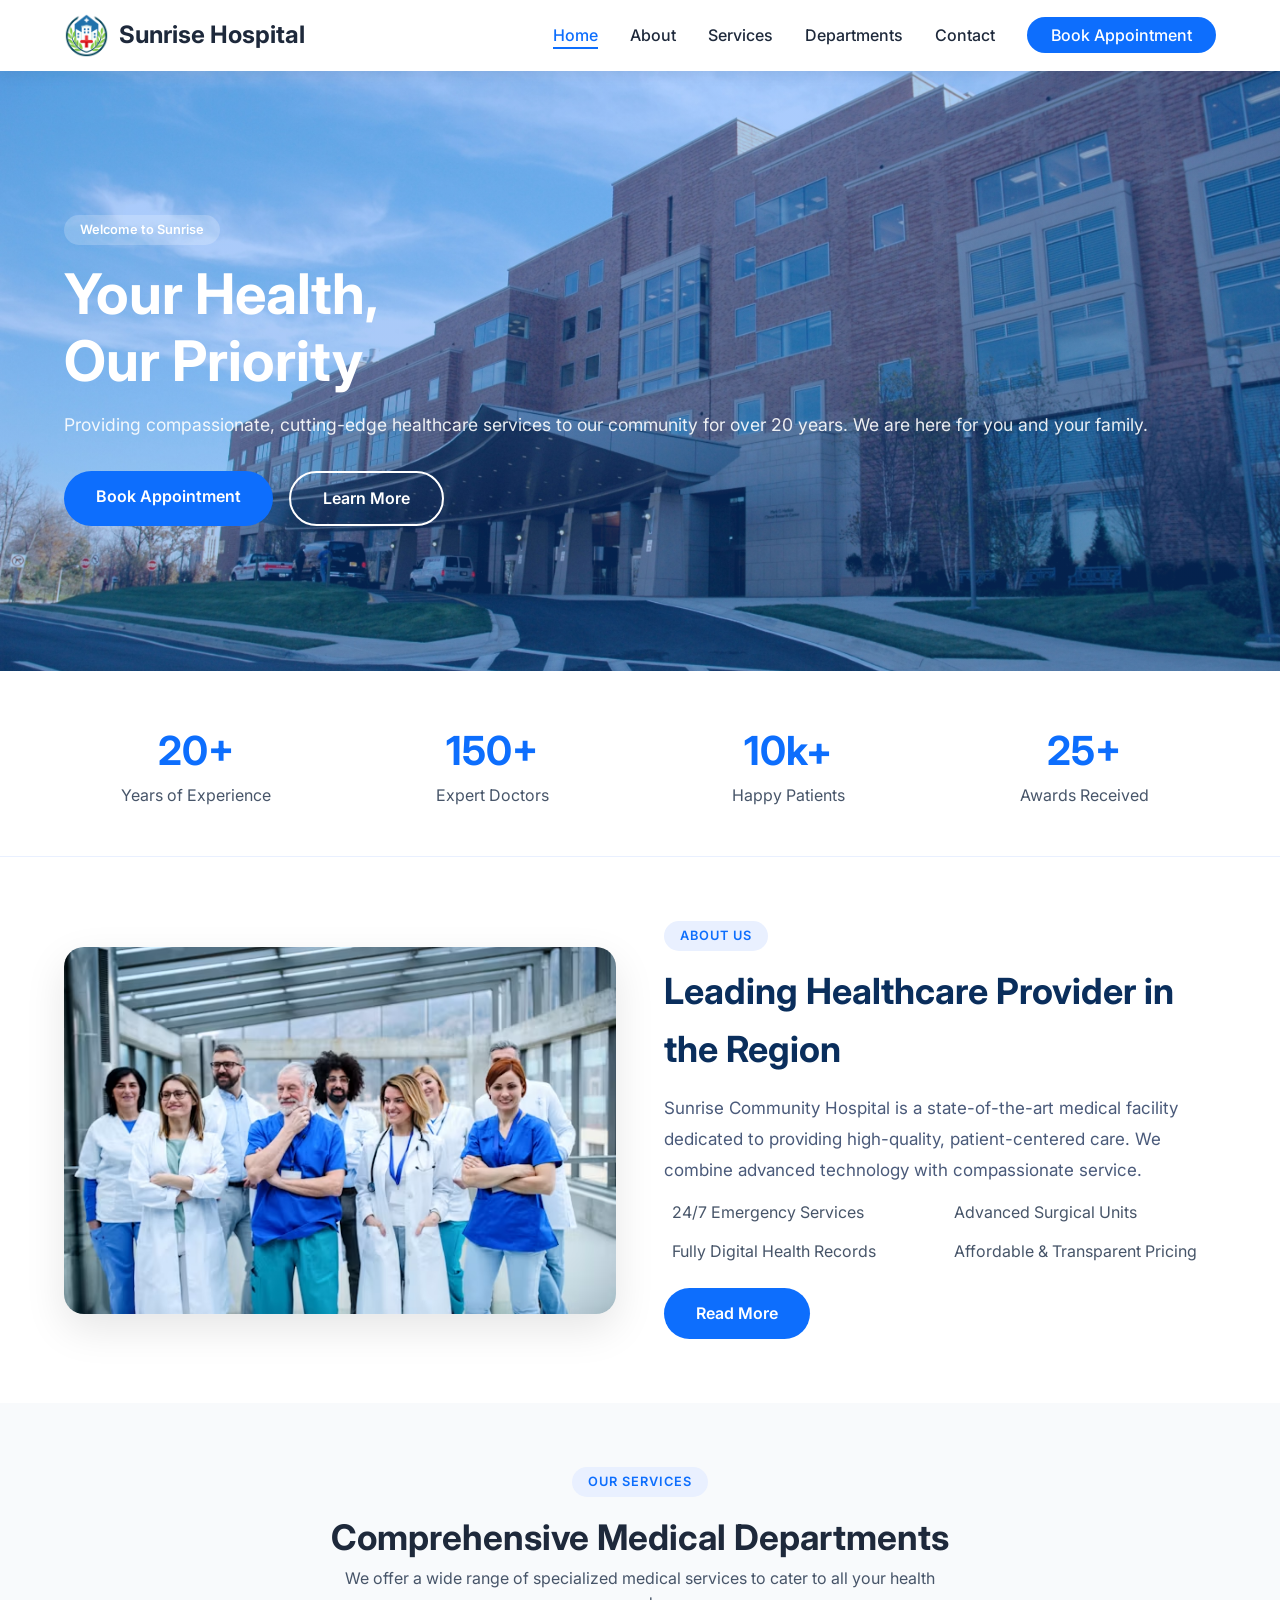
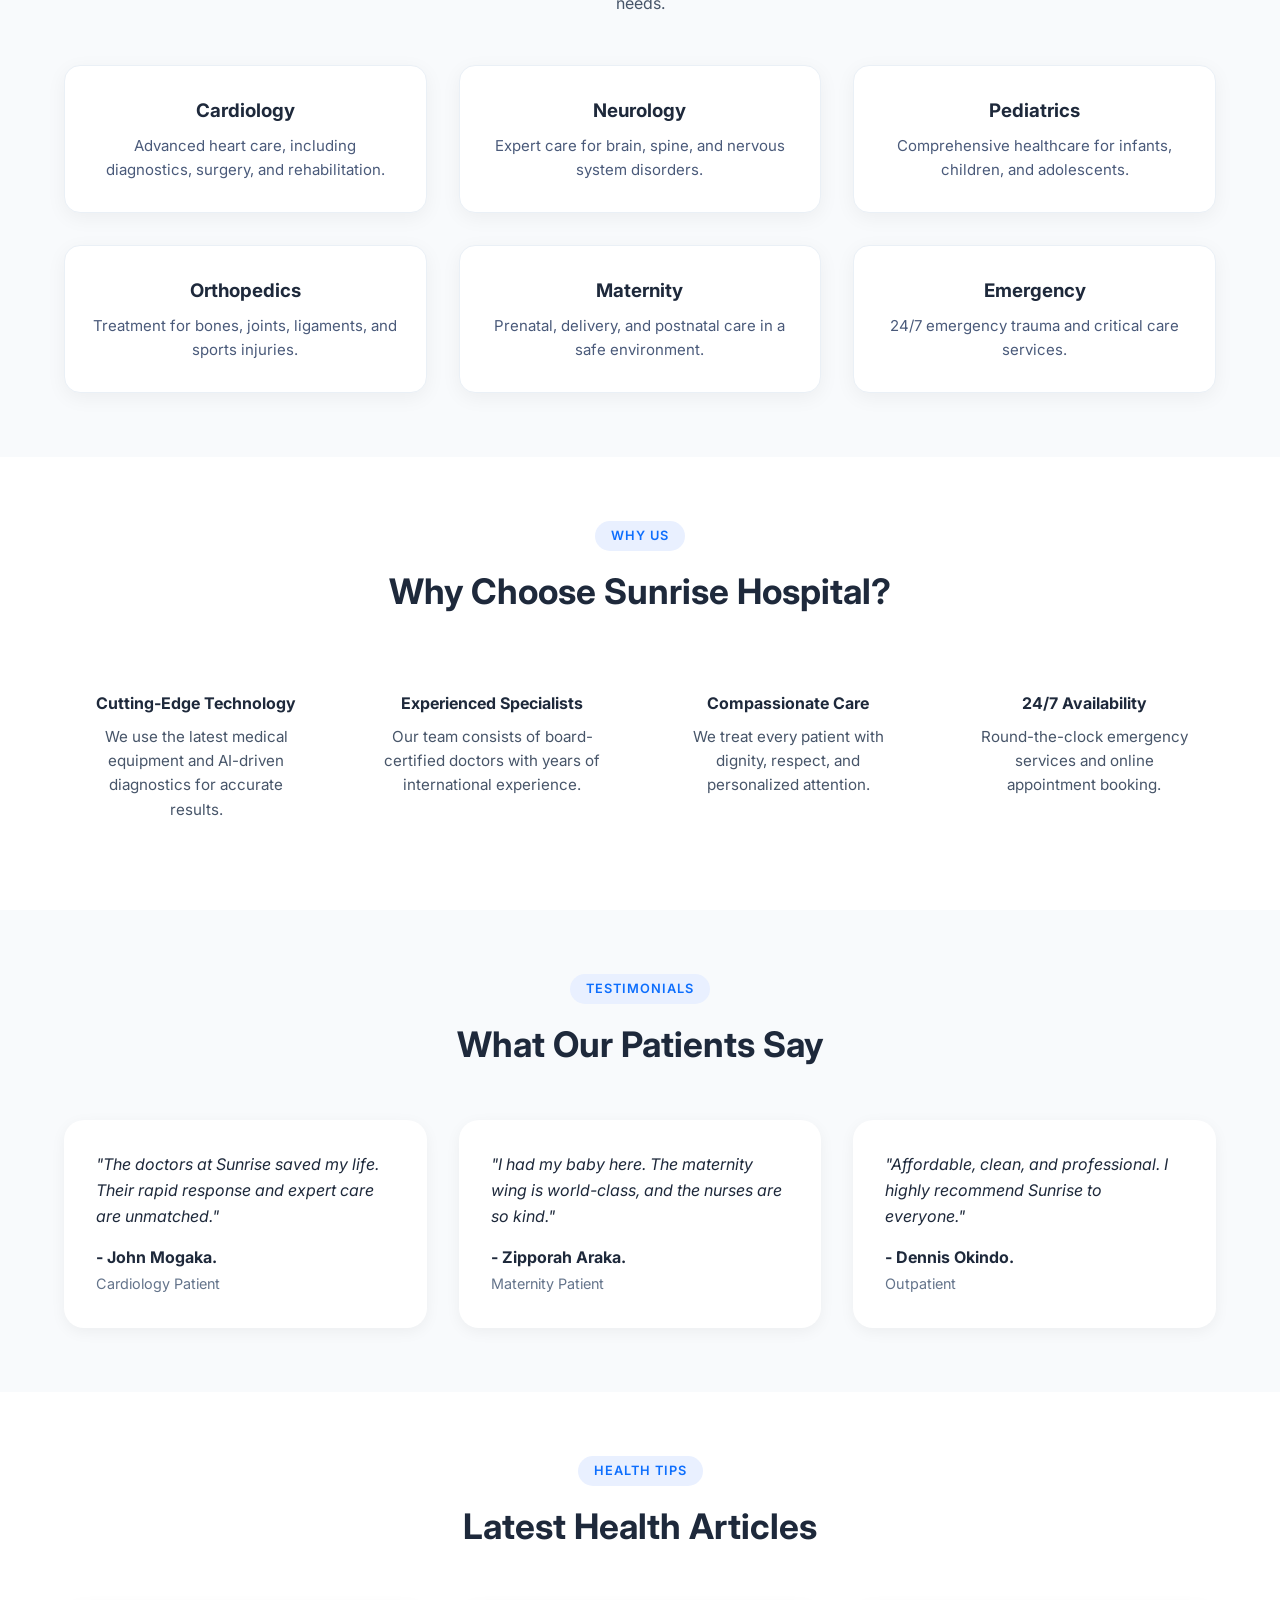
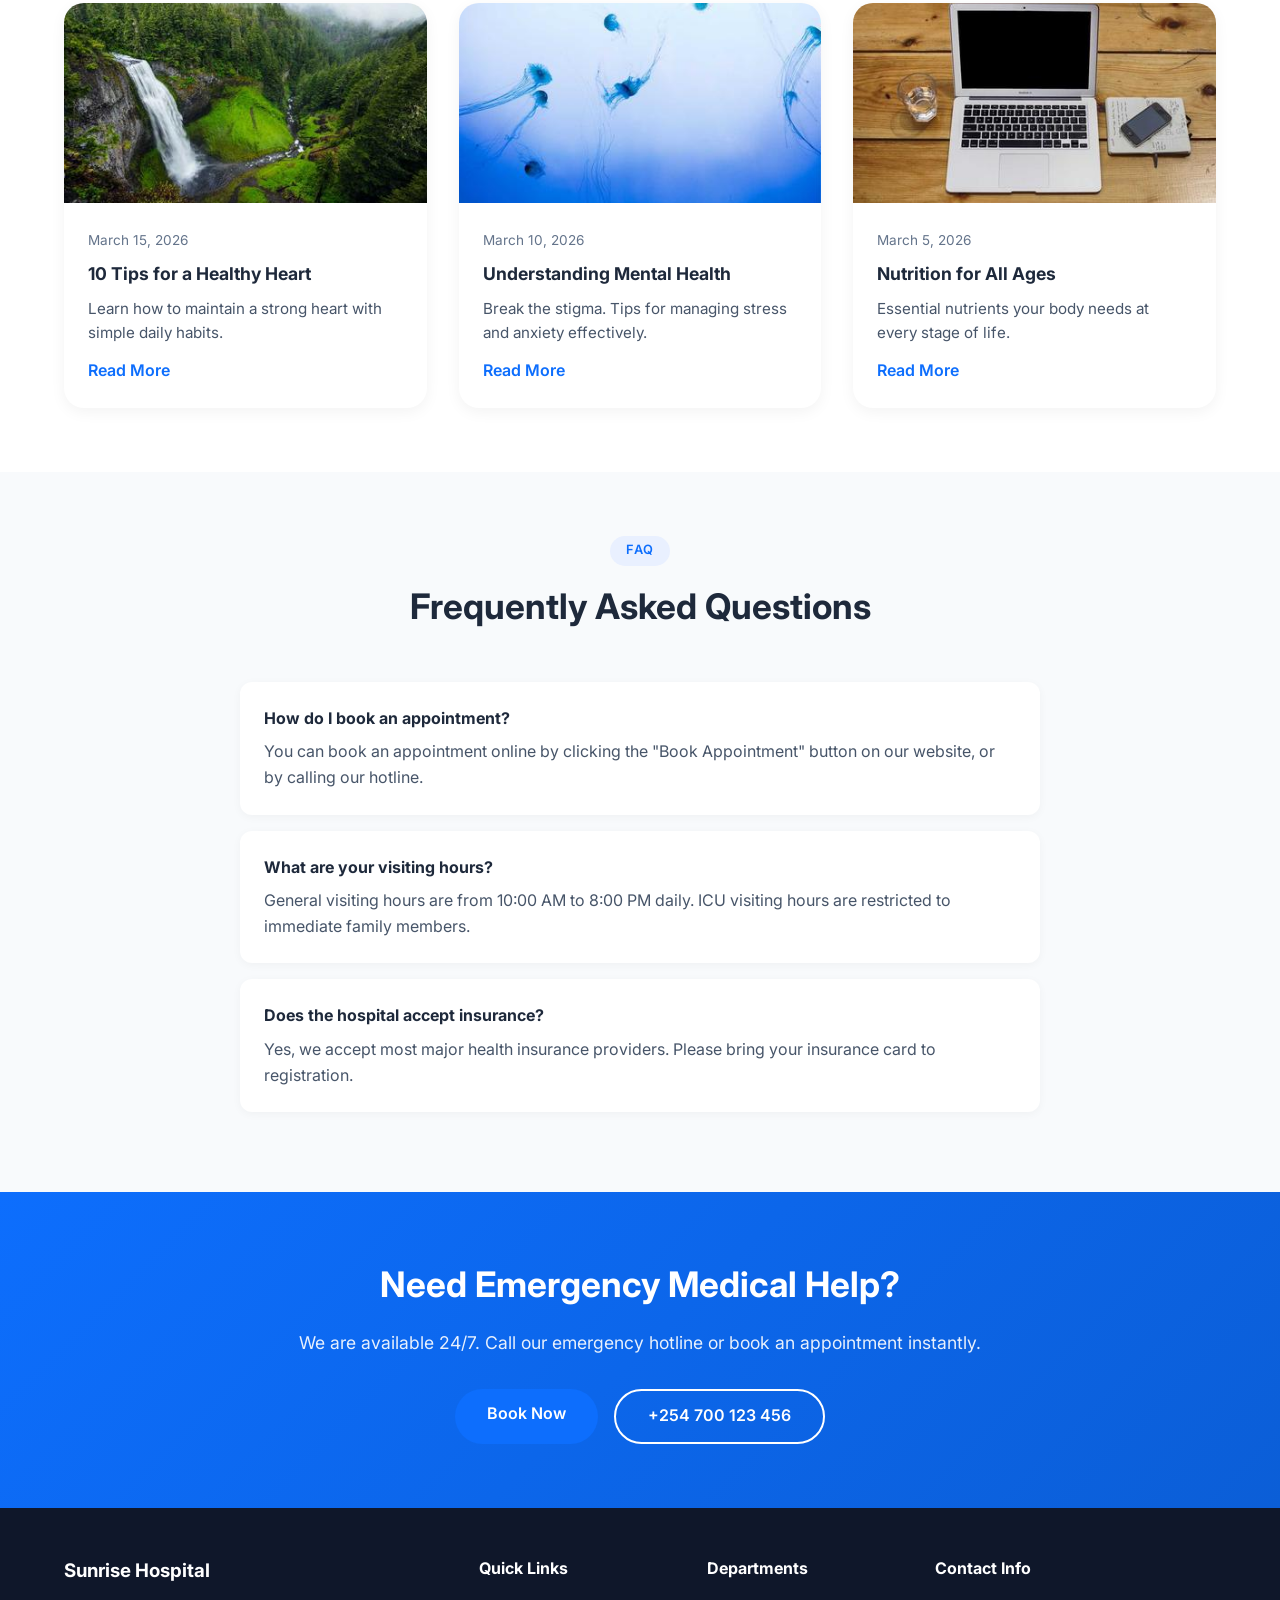
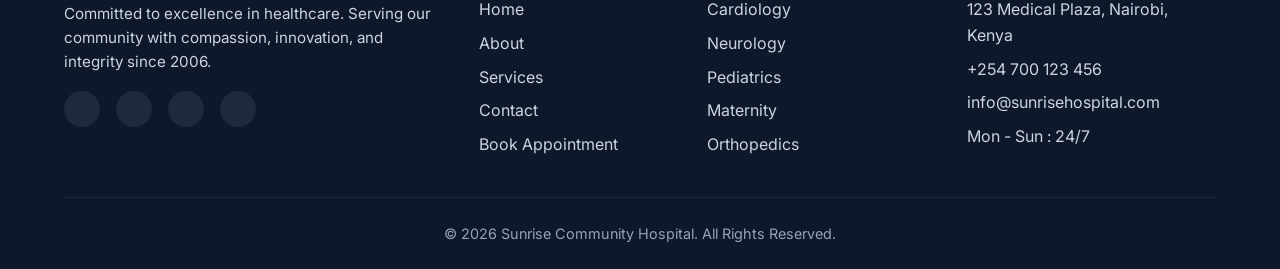
<file: index.html>
<!DOCTYPE html>
<html lang="en">
<head>
    <meta charset="UTF-8">
    <meta name="viewport" content="width=device-width, initial-scale=1.0">
    <title>SUNRISE COMMUNITY HOSPITAL</title>
    <!--------------------------------font links-------------------------------->
    <link rel="preconnect" href="https://fonts.googleapis.com">
<link rel="preconnect" href="https://fonts.gstatic.com" crossorigin>
<link href="https://fonts.googleapis.com/css2?family=Inter:ital,opsz,wght@0,14..32,100..900;1,14..32,100..900&family=Roboto:ital,wght@0,100..900;1,100..900&display=swap" rel="stylesheet">
    <link rel="stylesheet" href="style.css">
</head>
<body>
     <!-- ==================== HEADER / NAVIGATION ==================== -->
  <header>
    <div class="container">
      <div class="logo"><img src="image/hospital-logo.png" alt="Sunrise Hospital Logo">
        <h1>Sunrise Hospital</h1>
      </div>
      <nav>
        <ul>
          <li><a href="index.html" class="active">Home</a></li>
          <li><a href="about.html">About</a></li>
          <li><a href="services.html">Services</a></li>
          <li><a href="#departments">Departments</a></li>
          <li><a href="contact.html">Contact</a></li>
          <li><a href="book_appointment.html" class="nav-btn">Book Appointment</a></li>
        </ul>
      </nav>
      <!-- Mobile Menu Toggle (Hamburger) -->
      <div class="menu-toggle">
        <i class="fas fa-bars"></i>
      </div>
    </div>
  </header>

        <!-- =========================== HERO SECTION ========================== -->
<section class="hero">
    <div class="hero-overlay">
        <div class="container">
            <div class="hero-content">

                <span class="hero-badge">Welcome to Sunrise</span>

                <h1>Your Health, <br>Our Priority</h1>

                <p>
                    Providing compassionate, cutting-edge healthcare services
                    to our community for over 20 years. We are here for you
                    and your family.
                </p>

                <div class="hero-buttons">

                    <a href="book_appointment.html" class="btn btn-primary">
                        <i class="fas fa-calendar-check"></i>
                        Book Appointment
                    </a>

                    <a href="#about" class="btn btn-outline">
                        <i class="fas fa-play-circle"></i>
                        Learn More
                    </a>

                </div>

            </div>
        </div>
    </div>
</section>
  <!-- ==================== STATS / COUNTERS ==================== -->
  <section class="stats">
    <div class="container">
      <div class="stat-item">
        <i class="fas fa-calendar-plus"></i>
        <span class="stat-number">20+</span>
        <p>Years of Experience</p>
      </div>
      <div class="stat-item">
        <i class="fas fa-user-md"></i>
        <span class="stat-number">150+</span>
        <p>Expert Doctors</p>
      </div>
      <div class="stat-item">
        <i class="fas fa-smile"></i>
        <span class="stat-number">10k+</span>
        <p>Happy Patients</p>
      </div>
      <div class="stat-item">
        <i class="fas fa-trophy"></i>
        <span class="stat-number">25+</span>
        <p>Awards Received</p>
      </div>
    </div>
  </section>

  <!-- ==================== ABOUT PREVIEW ==================== -->
  <section id="about" class="about-preview">
    <div class="container">
      <div class="about-grid">
        <div class="about-image">
          <img src="image/image.png" alt="Sunrise Hospital">
        </div>
        <div class="about-text">
          <span class="section-tag">About Us</span>
          <h2>Leading Healthcare Provider in the Region</h2>
          <p>Sunrise Community Hospital is a state-of-the-art medical facility dedicated to providing high-quality, patient-centered care. We combine advanced technology with compassionate service.</p>
          <div class="about-features">
            <div><i class="fas fa-check-circle"></i> 24/7 Emergency Services</div>
            <div><i class="fas fa-check-circle"></i> Advanced Surgical Units</div>
            <div><i class="fas fa-check-circle"></i> Fully Digital Health Records</div>
            <div><i class="fas fa-check-circle"></i> Affordable & Transparent Pricing</div>
          </div>
          <a href="about.html" class="btn btn-primary">Read More <i class="fas fa-arrow-right"></i></a>
        </div>
      </div>
    </div>
  </section>

  <!-- ==================== SERVICES / DEPARTMENTS ==================== -->
  <section id="services" class="services">
    <div class="container">
      <div class="section-header">
        <span class="section-tag">Our Services</span>
        <h2>Comprehensive Medical Departments</h2>
        <p>We offer a wide range of specialized medical services to cater to all your health needs.</p>
      </div>
      <div class="services-grid">
        <div class="service-card">
          <i class="fas fa-heartbeat"></i>
          <h3>Cardiology</h3>
          <p>Advanced heart care, including diagnostics, surgery, and rehabilitation.</p>
        </div>
        <div class="service-card">
          <i class="fas fa-brain"></i>
          <h3>Neurology</h3>
          <p>Expert care for brain, spine, and nervous system disorders.</p>
        </div>
        <div class="service-card">
          <i class="fas fa-baby"></i>
          <h3>Pediatrics</h3>
          <p>Comprehensive healthcare for infants, children, and adolescents.</p>
        </div>
        <div class="service-card">
          <i class="fas fa-bone"></i>
          <h3>Orthopedics</h3>
          <p>Treatment for bones, joints, ligaments, and sports injuries.</p>
        </div>
        <div class="service-card">
          <i class="fas fa-female"></i>
          <h3>Maternity</h3>
          <p>Prenatal, delivery, and postnatal care in a safe environment.</p>
        </div>
        <div class="service-card">
          <i class="fas fa-ambulance"></i>
          <h3>Emergency</h3>
          <p>24/7 emergency trauma and critical care services.</p>
        </div>
      </div>
    </div>
  </section>

  <!-- ==================== WHY CHOOSE US ==================== -->
  <section class="why-choose">
    <div class="container">
      <div class="section-header">
        <span class="section-tag">Why Us</span>
        <h2>Why Choose Sunrise Hospital?</h2>
      </div>
      <div class="why-grid">
        <div class="why-item">
          <i class="fas fa-microscope"></i>
          <h4>Cutting-Edge Technology</h4>
          <p>We use the latest medical equipment and AI-driven diagnostics for accurate results.</p>
        </div>
        <div class="why-item">
          <i class="fas fa-user-md"></i>
          <h4>Experienced Specialists</h4>
          <p>Our team consists of board-certified doctors with years of international experience.</p>
        </div>
        <div class="why-item">
          <i class="fas fa-hand-holding-heart"></i>
          <h4>Compassionate Care</h4>
          <p>We treat every patient with dignity, respect, and personalized attention.</p>
        </div>
        <div class="why-item">
          <i class="fas fa-clock"></i>
          <h4>24/7 Availability</h4>
          <p>Round-the-clock emergency services and online appointment booking.</p>
        </div>
      </div>
    </div>
  </section>

  <!-- ==================== TESTIMONIALS ==================== -->
  <section class="testimonials">
    <div class="container">
      <div class="section-header">
        <span class="section-tag">Testimonials</span>
        <h2>What Our Patients Say</h2>
      </div>
      <div class="testimonial-grid">
        <div class="testimonial-card">
          <i class="fas fa-quote-left"></i>
          <p>"The doctors at Sunrise saved my life. Their rapid response and expert care are unmatched."</p>
          <h4>- John Mogaka.</h4>
          <span>Cardiology Patient</span>
        </div>
        <div class="testimonial-card">
          <i class="fas fa-quote-left"></i>
          <p>"I had my baby here. The maternity wing is world-class, and the nurses are so kind."</p>
          <h4>- Zipporah Araka.</h4>
          <span>Maternity Patient</span>
        </div>
        <div class="testimonial-card">
          <i class="fas fa-quote-left"></i>
          <p>"Affordable, clean, and professional. I highly recommend Sunrise to everyone."</p>
          <h4>- Dennis Okindo.</h4>
          <span>Outpatient</span>
        </div>
      </div>
    </div>
  </section>

  <!-- ==================== HEALTH BLOG / NEWS ==================== -->
  <section class="blog">
    <div class="container">
      <div class="section-header">
        <span class="section-tag">Health Tips</span>
        <h2>Latest Health Articles</h2>
      </div>
      <div class="blog-grid">
        <div class="blog-card">
          <img src="image/health1.jpg" alt="Health tips">
          <div class="blog-content">
            <span>March 15, 2026</span>
            <h4>10 Tips for a Healthy Heart</h4>
            <p>Learn how to maintain a strong heart with simple daily habits.</p>
            <a href="#">Read More <i class="fas fa-arrow-right"></i></a>
          </div>
        </div>
        <div class="blog-card">
          <img src="image/health 2.jpg" alt="Mental health">
          <div class="blog-content">
            <span>March 10, 2026</span>
            <h4>Understanding Mental Health</h4>
            <p>Break the stigma. Tips for managing stress and anxiety effectively.</p>
            <a href="#">Read More <i class="fas fa-arrow-right"></i></a>
          </div>
        </div>
        <div class="blog-card">
          <img src="image/health 3.jpg" alt="Nutrition">
          <div class="blog-content">
            <span>March 5, 2026</span>
            <h4>Nutrition for All Ages</h4>
            <p>Essential nutrients your body needs at every stage of life.</p>
            <a href="#">Read More <i class="fas fa-arrow-right"></i></a>
          </div>
        </div>
      </div>
    </div>
  </section>
  <!-- ==================== FAQ SECTION ==================== -->
  <section class="faq">
    <div class="container">
      <div class="section-header">
        <span class="section-tag">FAQ</span>
        <h2>Frequently Asked Questions</h2>
      </div>
      <div class="faq-grid">
        <div class="faq-item">
          <h4>How do I book an appointment? <i class="fas fa-chevron-down"></i></h4>
          <p>You can book an appointment online by clicking the "Book Appointment" button on our website, or by calling our hotline.</p>
        </div>
        <div class="faq-item">
          <h4>What are your visiting hours? <i class="fas fa-chevron-down"></i></h4>
          <p>General visiting hours are from 10:00 AM to 8:00 PM daily. ICU visiting hours are restricted to immediate family members.</p>
        </div>
        <div class="faq-item">
          <h4>Does the hospital accept insurance? <i class="fas fa-chevron-down"></i></h4>
          <p>Yes, we accept most major health insurance providers. Please bring your insurance card to registration.</p>
        </div>
      </div>
    </div>
  </section>

  <!-- ==================== CALL TO ACTION ==================== -->
  <section class="cta-section">
    <div class="container">
      <div class="cta-content">
        <h2>Need Emergency Medical Help?</h2>
        <p>We are available 24/7. Call our emergency hotline or book an appointment instantly.</p>
        <div class="cta-buttons">
          <a href="book_appointment.html" class="btn btn-primary"><i class="fas fa-calendar-plus"></i> Book Now</a>
          <a href="tel:+254700123456" class="btn btn-outline-light"><i class="fas fa-phone-alt"></i> +254 700 123 456</a>
        </div>
      </div>
    </div>
  </section>

  <!-- ==================== FOOTER ==================== -->
  <footer>
    <div class="container">
      <div class="footer-grid">
        <div class="footer-about">
          <h3><i class="fas fa-hospital"></i> Sunrise Hospital</h3>
          <p>Committed to excellence in healthcare. Serving our community with compassion, innovation, and integrity since 2006.</p>
          <div class="social-icons">
            <a href="#"><i class="fab fa-facebook-f"></i></a>
            <a href="#"><i class="fab fa-twitter"></i></a>
            <a href="#"><i class="fab fa-instagram"></i></a>
            <a href="#"><i class="fab fa-youtube"></i></a>
          </div>
        </div>
        <div class="footer-links">
          <h4>Quick Links</h4>
          <ul>
            <li><a href="index.html">Home</a></li>
            <li><a href="about.html">About</a></li>
            <li><a href="services.html">Services</a></li>
            <li><a href="contact.html">Contact</a></li>
            <li><a href="book_appointment.html">Book Appointment</a></li>
          </ul>
        </div>
        <div class="footer-services">
          <h4>Departments</h4>
          <ul>
            <li><a href="#">Cardiology</a></li>
            <li><a href="#">Neurology</a></li>
            <li><a href="#">Pediatrics</a></li>
            <li><a href="#">Maternity</a></li>
            <li><a href="#">Orthopedics</a></li>
          </ul>
        </div>
        <div class="footer-contact">
          <h4>Contact Info</h4>
          <p><i class="fas fa-map-marker-alt"></i> 123 Medical Plaza, Nairobi, Kenya</p>
          <p><i class="fas fa-phone-alt"></i> +254 700 123 456</p>
          <p><i class="fas fa-envelope"></i> info@sunrisehospital.com</p>
          <p><i class="fas fa-clock"></i> Mon - Sun : 24/7</p>
        </div>
      </div>
      <div class="footer-bottom">
        <p>&copy; 2026 Sunrise Community Hospital. All Rights Reserved.</p>
      </div>
    </div>
  </footer>
    
</body>
</html>
</file>
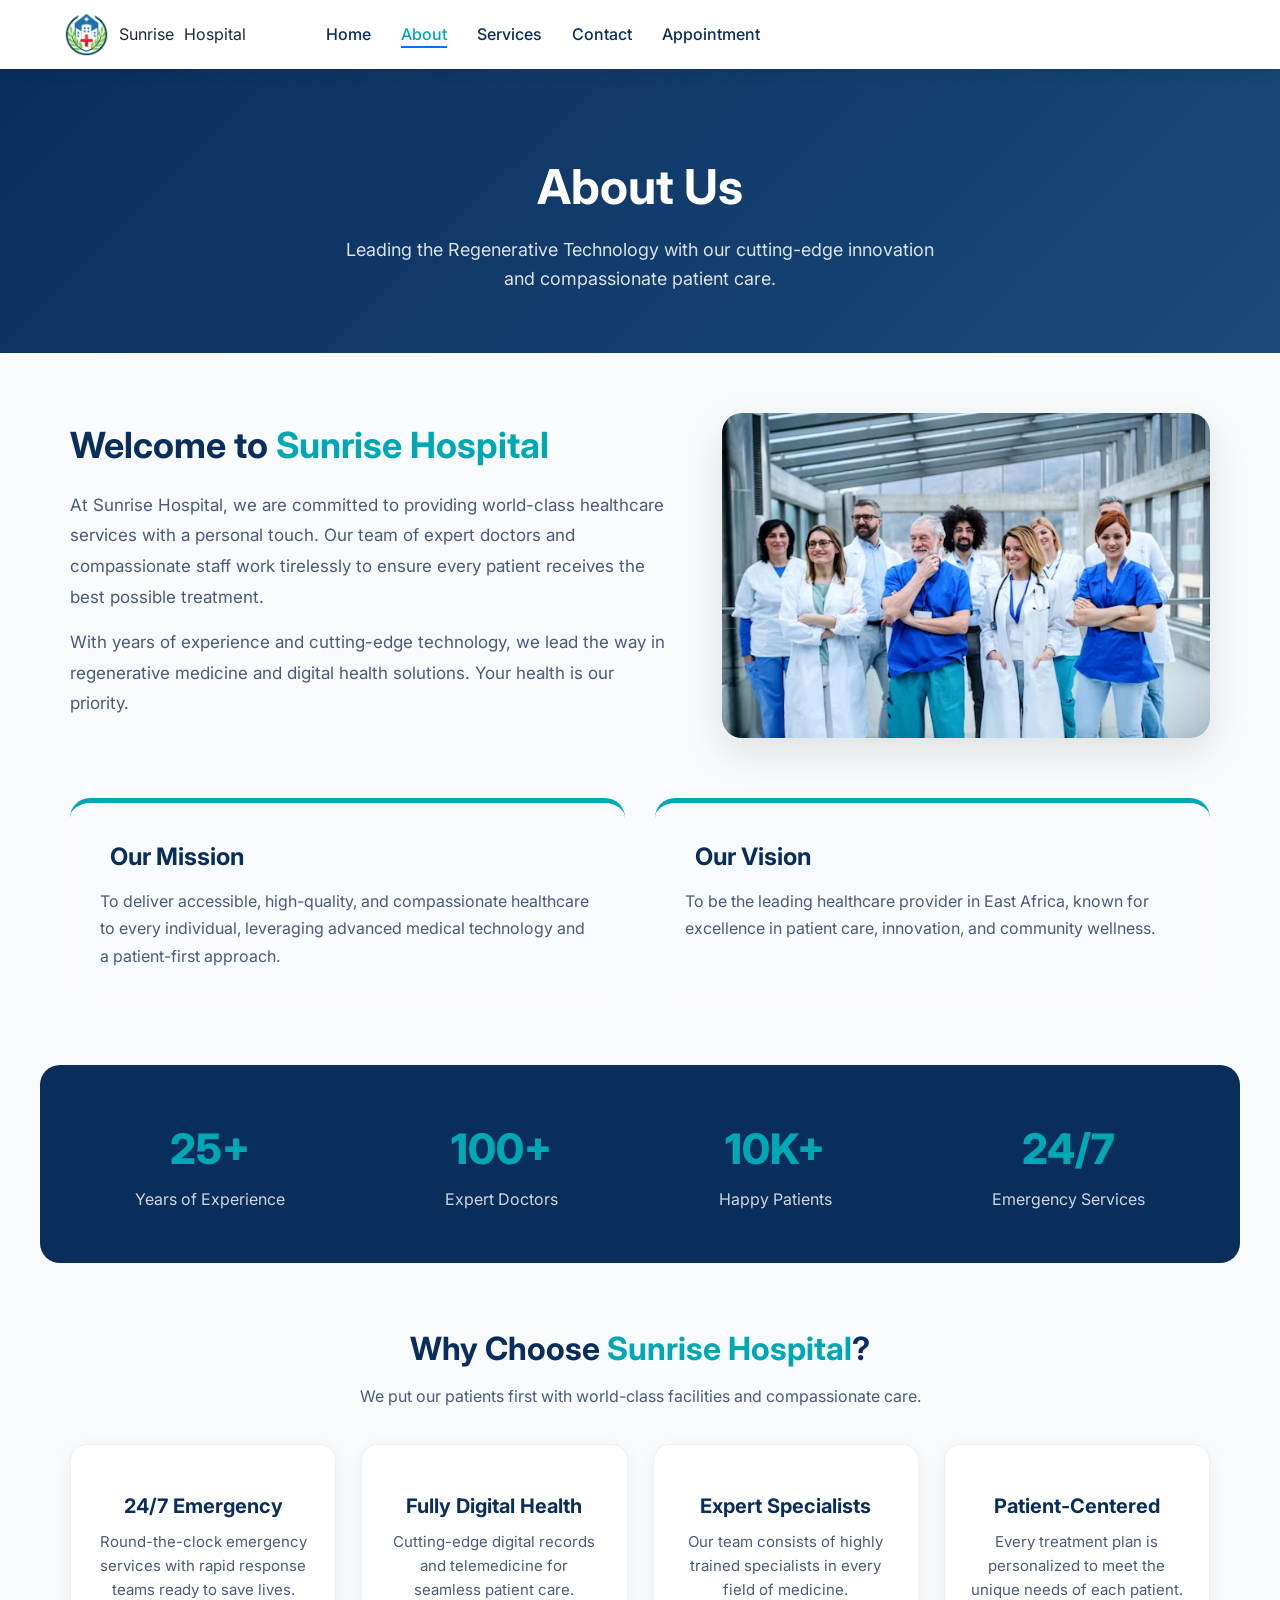
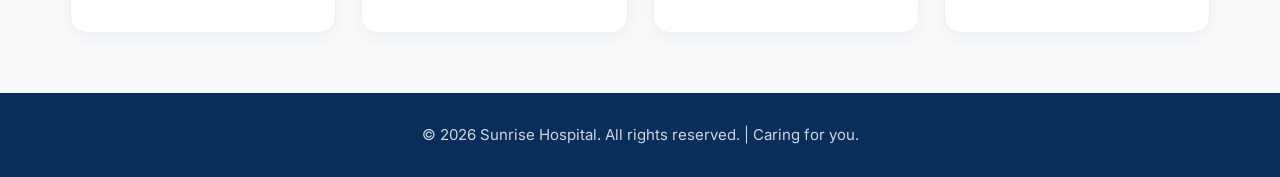
<file: about.html>
<!DOCTYPE html>
<html lang="en">
<head>
    <meta charset="UTF-8">
    <meta name="viewport" content="width=device-width, initial-scale=1.0">
    <title>SUNRISE COMMUNITY HOSPITAL</title>
    <link rel="preconnect" href="https://fonts.googleapis.com">
<link rel="preconnect" href="https://fonts.gstatic.com" crossorigin>
<link href="https://fonts.googleapis.com/css2?family=Inter:ital,opsz,wght@0,14..32,100..900;1,14..32,100..900&family=Roboto:ital,wght@0,100..900;1,100..900&display=swap" rel="stylesheet">
    <link rel="stylesheet" href="style.css">
</head>
<body>
    <!-- ===== NAVIGATION ===== -->
    <nav class="navbar">
        <div class="logo"><img src="image/hospital-logo.png" alt="Sunrise Hospital Logo">Sunrise <span>Hospital</span></div>
        <ul class="nav-links">
            <li><a href="index.html">Home</a></li>
            <li><a href="about.html" class="active">About</a></li>
            <li><a href="services.html">Services</a></li><li><a href="contact.html">Contact</a></li>
            <li><a href="book_appointment.html">Appointment</a></li>
        </ul>
    </nav>

    <!-- ===== PAGE BANNER ===== -->
    <section class="page-banner">
        <h1>About Us</h1>
        <p>Leading the Regenerative Technology with our cutting-edge innovation and compassionate patient care.</p>
    </section>

    <!-- ===== ABOUT CONTENT ===== -->
    <section class="about-content">
        <div class="about-text">
            <h2>Welcome to <span>Sunrise Hospital</span></h2>
            <p>
                At Sunrise Hospital, we are committed to providing world-class healthcare services 
                with a personal touch. Our team of expert doctors and compassionate staff work 
                tirelessly to ensure every patient receives the best possible treatment.
            </p>
            <p>
                With years of experience and cutting-edge technology, we lead the way in 
                regenerative medicine and digital health solutions. Your health is our priority.
            </p>
        </div>
        <div class="about-image">
            <!-- ------------ About section image ---------- -->
            <img src="image/image.png" alt="Sunrise Hospital Patient Care">
        </div>
    </section>

    <!-- ===== MISSION & VISION ===== -->
    <section class="mission-vision">
        <div class="mv-card">
            <h3><i class="fas fa-bullseye"></i> Our Mission</h3>
            <p>
                To deliver accessible, high-quality, and compassionate healthcare to every 
                individual, leveraging advanced medical technology and a patient-first approach.
            </p>
        </div>
        <div class="mv-card">
            <h3><i class="fas fa-eye"></i> Our Vision</h3>
            <p>
                To be the leading healthcare provider in East Africa, known for excellence in 
                patient care, innovation, and community wellness.
            </p>
        </div>
    </section>

    <!-- ===== STATS ===== -->
    <section class="about-stats">
        <div class="stat-item">
            <div class="number">25+</div>
            <div class="label">Years of Experience</div>
        </div>
        <div class="stat-item">
            <div class="number">100+</div>
            <div class="label">Expert Doctors</div>
        </div>
        <div class="stat-item">
            <div class="number">10K+</div>
            <div class="label">Happy Patients</div>
        </div>
        <div class="stat-item">
            <div class="number">24/7</div>
            <div class="label">Emergency Services</div>
        </div>
    </section>

    <!-- ===== PATIENT CARE FEATURES ===== -->
    <section class="care-features">
        <h2>Why Choose <span style="color:#00a8b5;">Sunrise Hospital</span>?</h2>
        <p>We put our patients first with world-class facilities and compassionate care.</p>
        <div class="care-grid">
            <div class="care-card">
                <div class="icon"><i class="fas fa-ambulance"></i></div>
                <h4>24/7 Emergency</h4>
                <p>Round-the-clock emergency services with rapid response teams ready to save lives.</p>
            </div>
            <div class="care-card">
                <div class="icon"><i class="fas fa-laptop-medical"></i></div>
                <h4>Fully Digital Health</h4>
                <p>Cutting-edge digital records and telemedicine for seamless patient care.</p>
            </div>
            <div class="care-card">
                <div class="icon"><i class="fas fa-user-md"></i></div>
                <h4>Expert Specialists</h4>
                <p>Our team consists of highly trained specialists in every field of medicine.</p>
            </div>
            <div class="care-card">
                <div class="icon"><i class="fas fa-heartbeat"></i></div>
                <h4>Patient-Centered</h4>
                <p>Every treatment plan is personalized to meet the unique needs of each patient.</p>
            </div>
        </div>
    </section>

    <!-- ===== FOOTER ===== -->
    <footer class="footer">
        <p>&copy; 2026 Sunrise Hospital. All rights reserved. | <i class="fas fa-heart" style="color:#ff6b6b;"></i> Caring for you.</p>
    </footer>

    
</body>
</html>
</file>
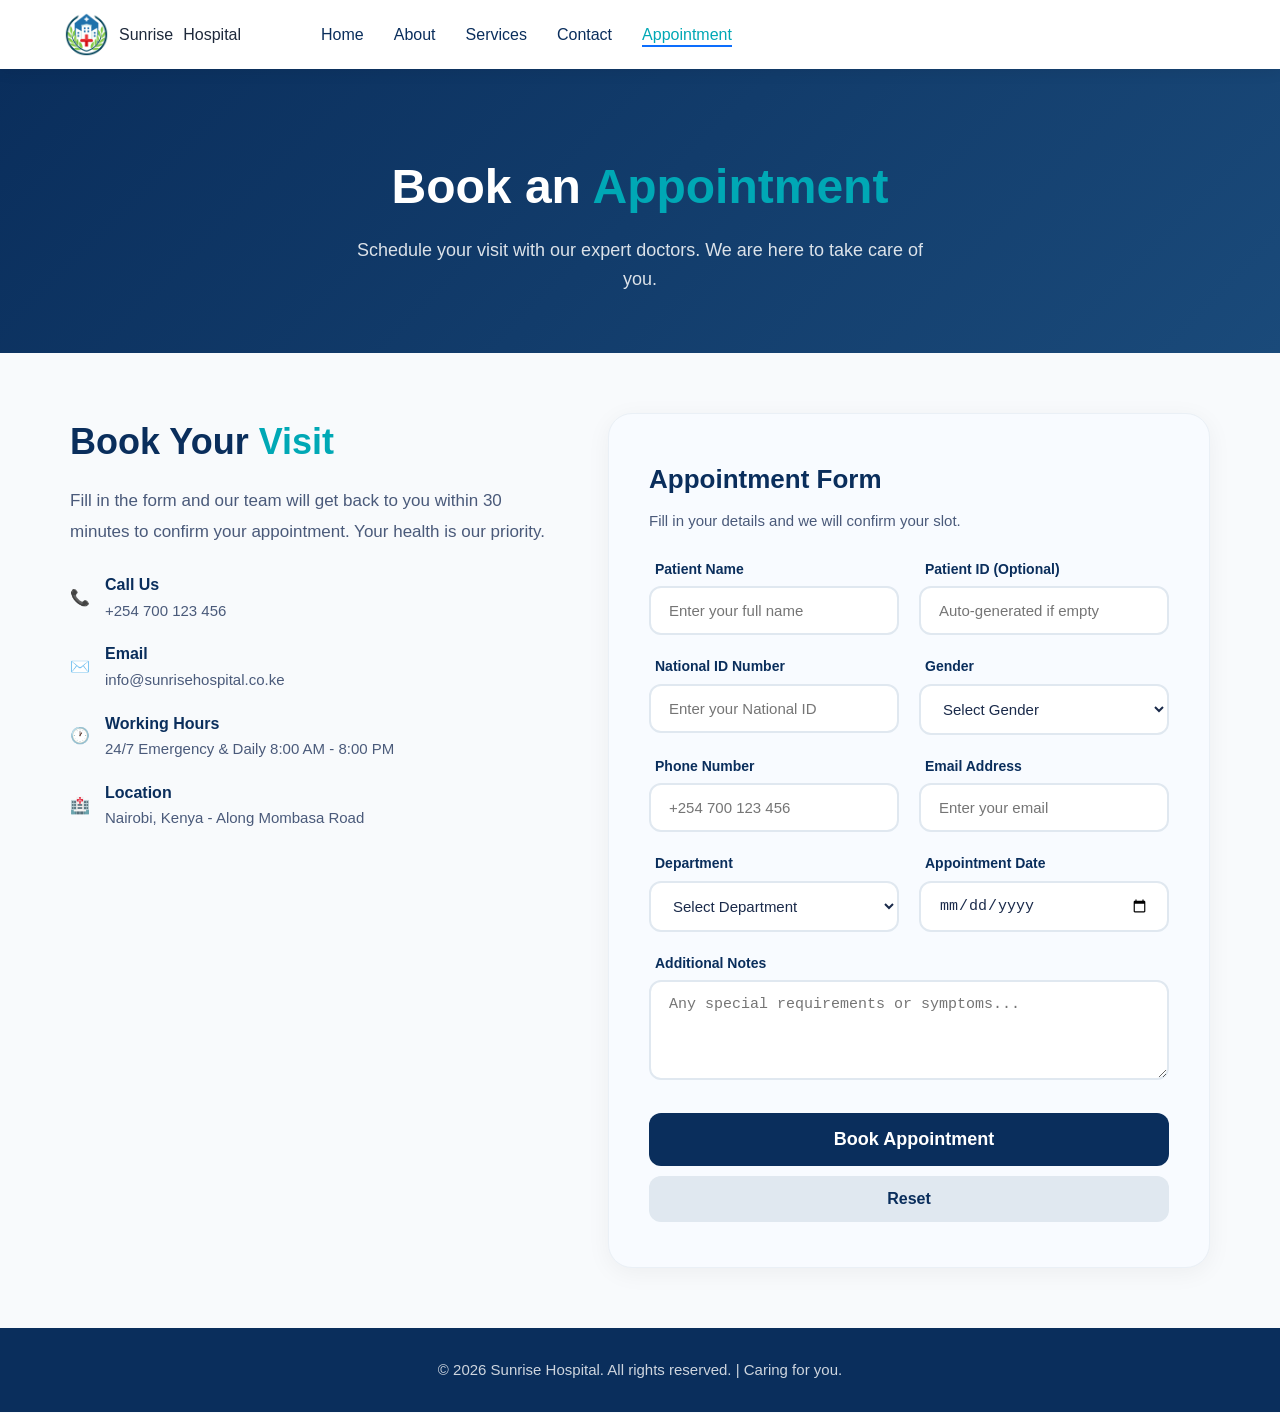
<file: book_appointment.html>
<!DOCTYPE html>
<html lang="en">
<head>
    <meta charset="UTF-8">
    <meta name="viewport" content="width=device-width, initial-scale=1.0">
    <title>Document</title>
    <link rel="stylesheet" href="style.css">
</head>
<body>
       <!-- ===== NAVIGATION ===== -->
    <nav class="navbar">
        <div class="logo"><img src="image/hospital-logo.png" alt="Sunrise Hospital Logo">Sunrise <span>Hospital</span></div>
        <ul class="nav-links">
            <li><a href="index.html">Home</a></li>
            <li><a href="about.html">About</a></li>
            <li><a href="services.html">Services</a></li>
            <li><a href="contact.html">Contact</a></li>
            <li><a href="book_appointment.html" class="active">Appointment</a></li>
        </ul>
    </nav>

    <!-- ===== PAGE BANNER ===== -->
    <section class="page-banner">
        <h1>Book an <span style="color:#00a8b5;">Appointment</span></h1>
        <p>Schedule your visit with our expert doctors. We are here to take care of you.</p>
    </section>

    <!-- ===== BOOKING SECTION ===== -->
    <section class="booking-section">

        <!-- Left: Info -->
        <div class="booking-info">
            <h2>Book Your <span>Visit</span></h2>
            <p>Fill in the form and our team will get back to you within 30 minutes to confirm your appointment. Your health is our priority.</p>

            <div class="info-item">
                <span class="icon-circle">📞</span>
                <div class="text">
                    <strong>Call Us</strong>
                    <span>+254 700 123 456</span>
                </div>
            </div>
            <div class="info-item">
                <span class="icon-circle">✉️</span>
                <div class="text">
                    <strong>Email</strong>
                    <span>info@sunrisehospital.co.ke</span>
                </div>
            </div>
            <div class="info-item">
                <span class="icon-circle">🕐</span>
                <div class="text">
                    <strong>Working Hours</strong>
                    <span>24/7 Emergency &amp; Daily 8:00 AM - 8:00 PM</span>
                </div>
            </div>
            <div class="info-item">
                <span class="icon-circle">🏥</span>
                <div class="text">
                    <strong>Location</strong>
                    <span>Nairobi, Kenya - Along Mombasa Road</span>
                </div>
            </div>
        </div>

        <!-------------------- Right: Booking Form----------- -->
        <div class="booking-form">
            <h3><i class="fas fa-calendar-check" style="color:#00a8b5;"></i> Appointment Form</h3>
            <p class="form-sub">Fill in your details and we will confirm your slot.</p>

            <form action="process_appointment.php" method="POST" id="appointmentForm">
                <div id="errorMessages" ></div>

                <!--------------- ROW 1: Full Name + Patient ID ------------- -->
                <div class="form-row">
                    <div class="form-group">
                        <label><i class="fas fa-user"></i> Patient Name </label>
                        <input type="text" name="patient_name" id="patient_name" placeholder="Enter your full name" required>
                    </div>
                    <div class="form-group">
                        <label><i class="fas fa-id-card"></i> Patient ID (Optional)</label>
                        <input type="text" name="patient_id" placeholder="Auto-generated if empty">
                    </div>
                </div>

                <!-- ROW 2: National ID + Gender (CAT Required) -->
                <div class="form-row">
                    <div class="form-group">
                        <label><i class="fas fa-id-card"></i> National ID Number</label>
                        <input type="text" name="national_id" id="national_id" placeholder="Enter your National ID" required>
                    </div>
                    <div class="form-group">
                        <label><i class="fas fa-venus-mars"></i> Gender</label>
                        <select name="gender" id="gender" required>
                            <option value=""> Select Gender </option>
                            <option value="Male">Male</option>
                            <option value="Female">Female</option>
                            <option value="Other">Other</option>
                        </select>
                    </div>
                </div>

                <!-- ROW 3: Phone + Email -->
                <div class="form-row">
                    <div class="form-group">
                        <label><i class="fas fa-phone"></i> Phone Number</label>
                        <input type="tel" name="phone" id="phone" placeholder="+254 700 123 456" required>
                    </div>
                    <div class="form-group">
                        <label><i class="fas fa-envelope"></i> Email Address </label>
                        <input type="email" name="email" id="email" placeholder="Enter your email" required>
                    </div>
                </div>

                <!-- ROW 4: Department + Appointment Date -->
                <div class="form-row">
                    <div class="form-group">
                        <label><i class="fas fa-stethoscope"></i> Department </label>
                        <select name="department" id="department" required>
                            <option value="">Select Department </option>
                            <option value="Cardiology">Cardiology</option>
                            <option value="Maternity">Maternity</option>
                            <option value="Orthopedics">Orthopedics</option>
                            <option value="Pediatrics">Pediatrics</option>
                            <option value="Neurology">Neurology</option>
                            <option value="Emergency">Emergency</option>
                            <option value="Dental">Dental</option>
                            <option value="Laboratory">Laboratory</option>
                        </select>
                    </div>
                    <div class="form-group">
                        <label><i class="fas fa-calendar-day"></i> Appointment Date </label>
                        <input type="date" name="appointment_date" id="appointment_date" required>
                    </div>
                </div>

                <!----------- Additional Notes (Full Width) ------------------------->
                <div class="form-group">
                    <label><i class="fas fa-pencil-alt"></i> Additional Notes</label>
                    <textarea name="notes" placeholder="Any special requirements or symptoms..."></textarea>
                </div>

                <!------------ BUTTONS: Submit + Reset ------------------------>
                <button type="submit" class="btn-submit">
                    <i class="fas fa-calendar-check"></i> Book Appointment
                </button>
                <button type="reset" class="btn-reset" style="width:100%; padding:14px; margin-top:10px; background:#e0e8f0; color:#0a2e5c; border:none; border-radius:12px; font-size:16px; font-weight:600; cursor:pointer;">
                    <i class="fas fa-undo"></i> Reset
                </button>
            </form>
        </div>
    </section>

    <!-- ========================== FOOTER ===== ========================-->
    <footer class="footer">
        <p>&copy; 2026 Sunrise Hospital. All rights reserved. | <i class="fas fa-heart" style="color:#ff6b6b;"></i> Caring for you.</p>
    </footer>

    <!-----------------JAVASCRIPT------------------------->
    <Script src="script.js"></Script>

    
</body>
</html>
</file>
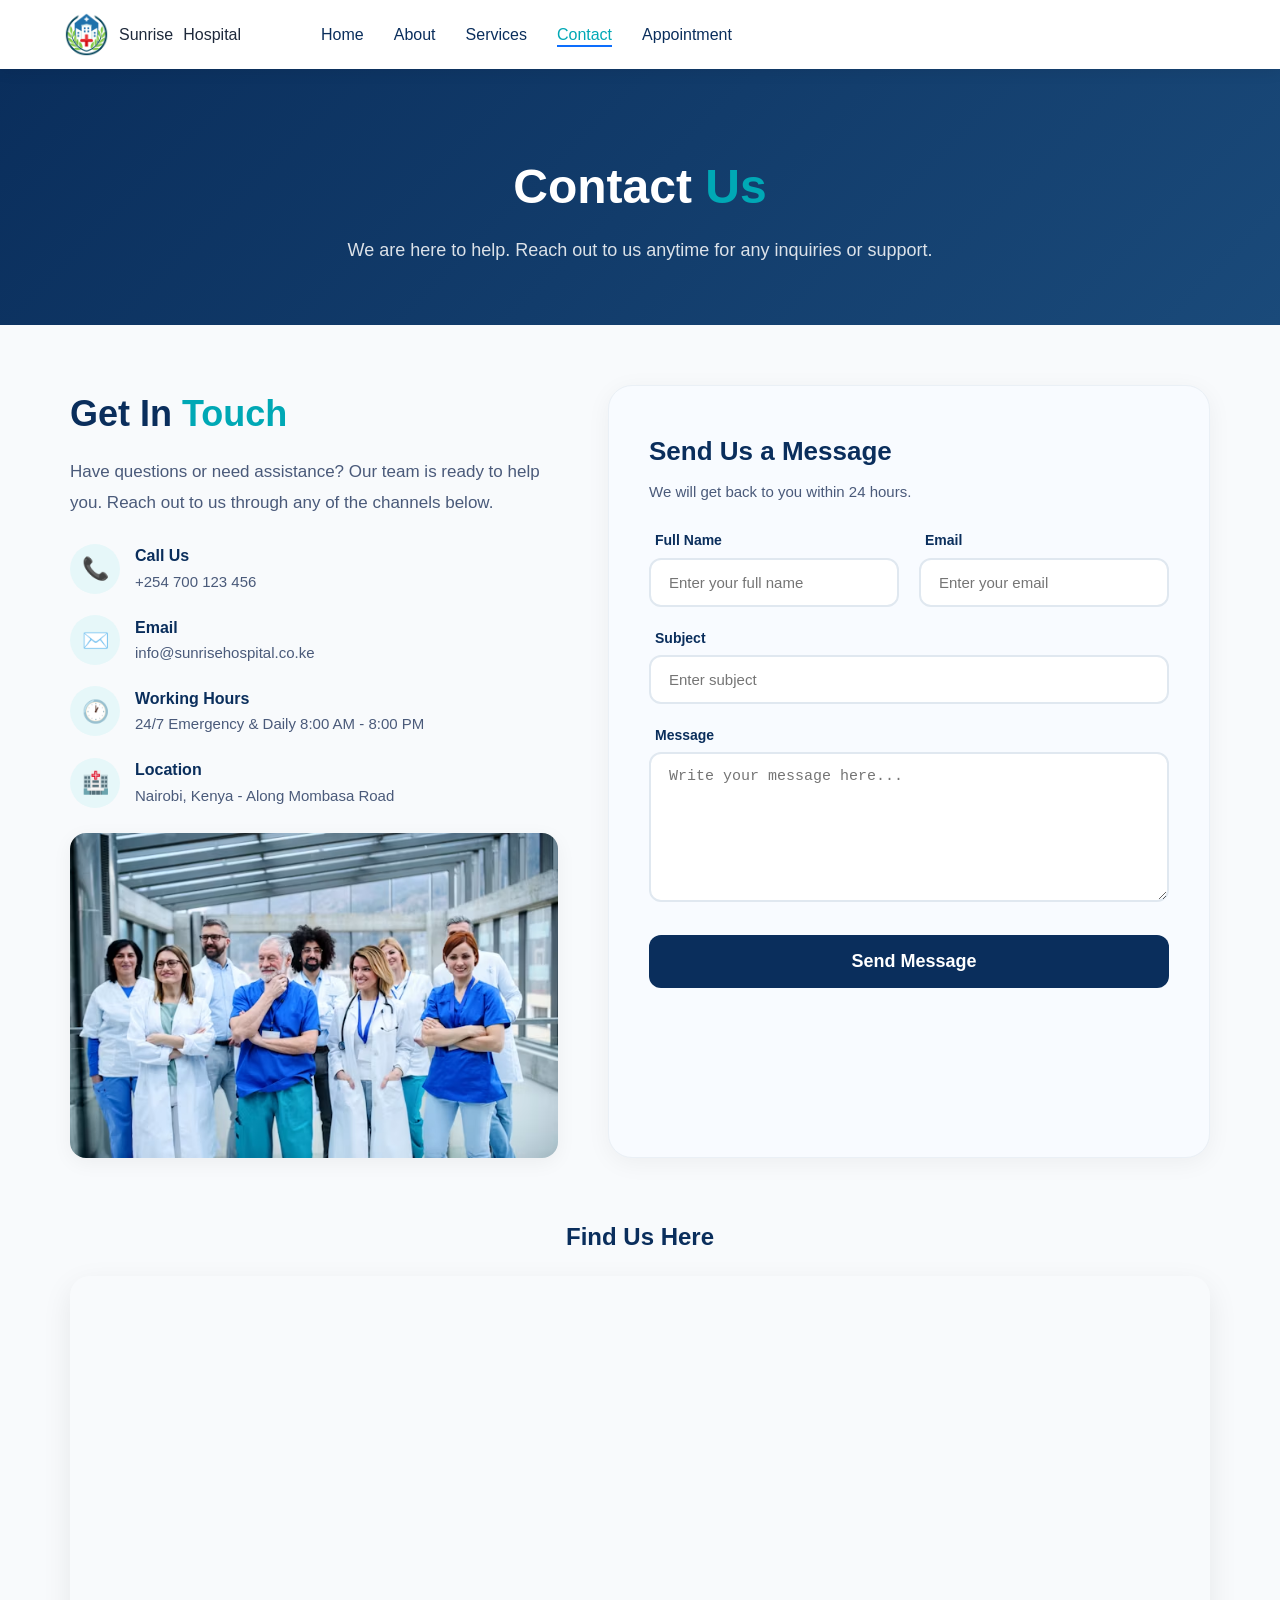
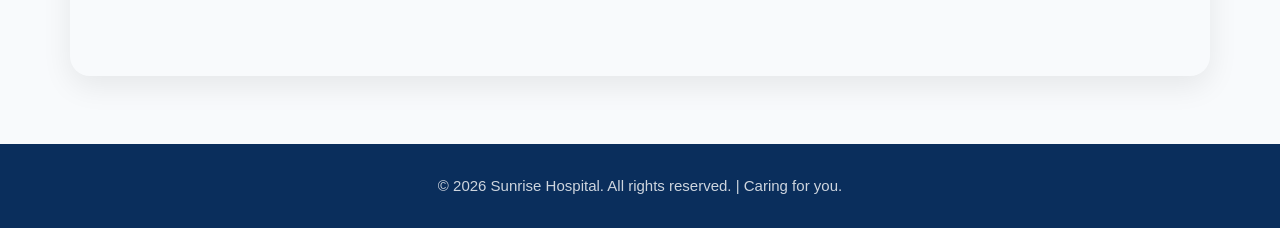
<file: contact.html>
<!DOCTYPE html>
<html lang="en">
<head>
    <meta charset="UTF-8">
    <meta name="viewport" content="width=device-width, initial-scale=1.0">
    <title>Document</title>
    <link rel="stylesheet" href="style.css">
</head>
<body>
     <!-- ===== NAVIGATION ===== -->
    <nav class="navbar">
        <div class="logo"><img src="image/hospital-logo.png" alt="Sunrise Hospital Logo">Sunrise <span>Hospital</span></div>
        <ul class="nav-links">
            <li><a href="index.html">Home</a></li>
            <li><a href="about.html">About</a></li>
            <li><a href="services.html">Services</a></li>
            <li><a href="contact.html" class="active">Contact</a></li>
            <li><a href="book_appointment.html">Appointment</a></li>
        </ul>
    </nav>

    <!-- ===== PAGE BANNER ===== -->
    <section class="page-banner">
        <h1>Contact <span style="color:#00a8b5;">Us</span></h1>
        <p>We are here to help. Reach out to us anytime for any inquiries or support.</p>
    </section>

    <!-- ===== CONTACT SECTION ===== -->
    <section class="contact-section">

        <!-- Left: Contact Info -->
        <div class="contact-info">
            <h2>Get In <span>Touch</span></h2>
            <p>
                Have questions or need assistance? Our team is ready to help you.
                Reach out to us through any of the channels below.
            </p>

            <div class="info-item">
                <span class="icon-circle">📞</span>
                <div class="text">
                    <strong>Call Us</strong>
                    <span>+254 700 123 456</span>
                </div>
            </div>
            <div class="info-item">
                <span class="icon-circle">✉️</span>
                <div class="text">
                    <strong>Email</strong>
                    <span>info@sunrisehospital.co.ke</span>
                </div>
            </div>
            <div class="info-item">
                <span class="icon-circle">🕐</span>
                <div class="text">
                    <strong>Working Hours</strong>
                    <span>24/7 Emergency &amp; Daily 8:00 AM - 8:00 PM</span>
                </div>
            </div>
            <div class="info-item">
                <span class="icon-circle">🏥</span>
                <div class="text">
                    <strong>Location</strong>
                    <span>Nairobi, Kenya - Along Mombasa Road</span>
                </div>
            </div>

            <!-- Image (second image) -->
            <img src="image/image.png" alt="Sunrise Hospital" style="width:100%; border-radius:16px; margin-top:25px; box-shadow: 0 5px 20px rgba(0,0,0,0.05);">
        </div>

        <!-- Right: Contact Form -->
        <div class="contact-form">
            <h3><i class="fas fa-envelope" style="color:#00a8b5;"></i> Send Us a Message</h3>
            <p class="form-sub">We will get back to you within 24 hours.</p>

            <form action="#" method="POST">
                <div class="form-row">
                    <div class="form-group">
                        <label><i class="fas fa-user"></i> Full Name</label>
                        <input type="text" placeholder="Enter your full name" required>
                    </div>
                    <div class="form-group">
                        <label><i class="fas fa-envelope"></i> Email</label>
                        <input type="email" placeholder="Enter your email" required>
                    </div>
                </div>

                <div class="form-group">
                    <label><i class="fas fa-tag"></i> Subject</label>
                    <input type="text" placeholder="Enter subject" required>
                </div>

                <div class="form-group">
                    <label><i class="fas fa-pencil-alt"></i> Message</label>
                    <textarea placeholder="Write your message here..." style="height:150px;"></textarea>
                </div>

                <button type="submit" class="btn-submit">
                    <i class="fas fa-paper-plane"></i> Send Message
                </button>
            </form>
        </div>
    </section>

    <!-- ===== MAP SECTION ===== -->
    <section class="map-section">
        <h3 style="color:#0a2e5c; font-size:24px; margin-bottom:20px; text-align:center;">
            <i class="fas fa-map-marker-alt" style="color:#00a8b5;"></i> Find Us Here
        </h3>
        <iframe 
            src="https://www.google.com/maps/embed?pb=!1m18!1m12!1m3!1d255282.35853743783!2d36.68219672577899!3d-1.3028611!2m3!1f0!2f0!3f0!3m2!1i1024!2i768!4f13.1!3m3!1m2!1s0x182f1172d84d49a7%3A0xf7cf0254b297924c!2sNairobi%2C%20Kenya!5e0!3m2!1sen!2s!4v1700000000000" 
            allowfullscreen="" 
            loading="lazy">
        </iframe>
    </section>

    <!-- ===== FOOTER ===== -->
    <footer class="footer">
        <p>&copy; 2026 Sunrise Hospital. All rights reserved. | <i class="fas fa-heart" style="color:#ff6b6b;"></i> Caring for you.</p>
    </footer>
    
</body>
</html>
</file>
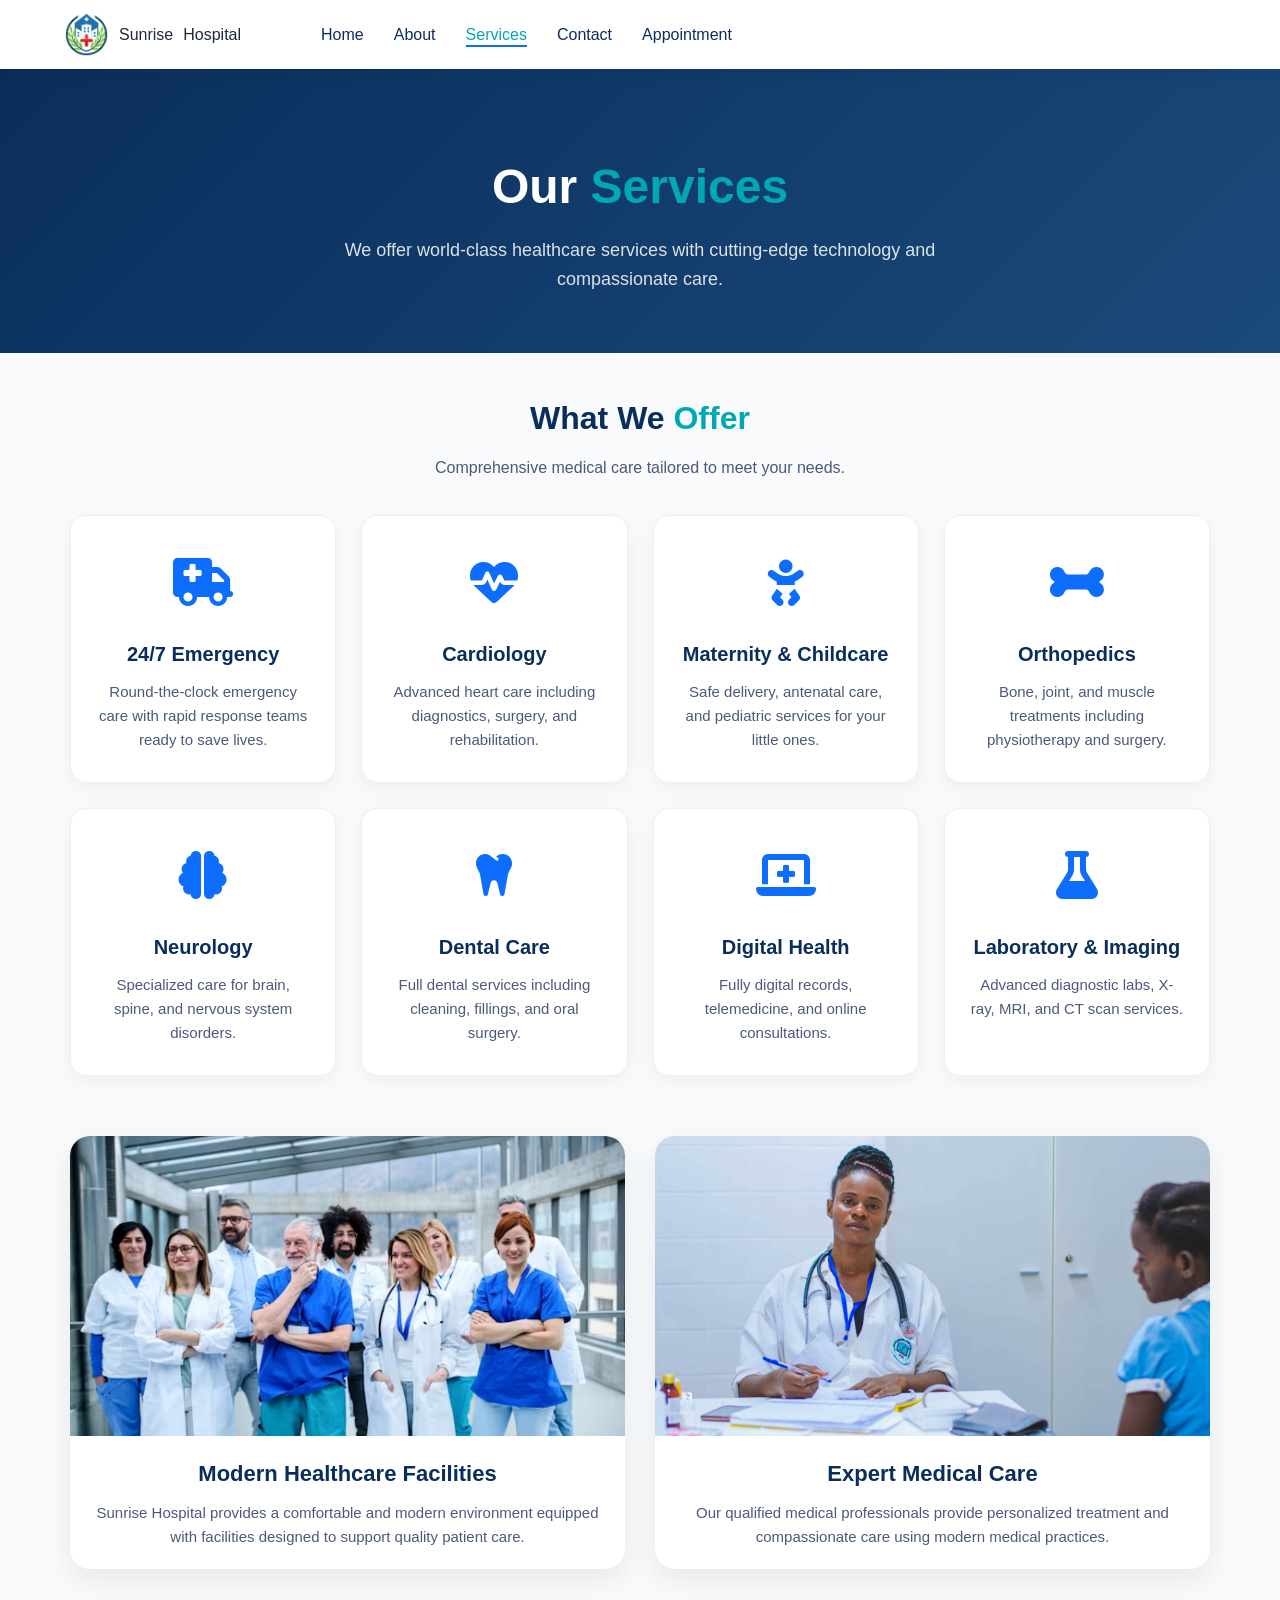
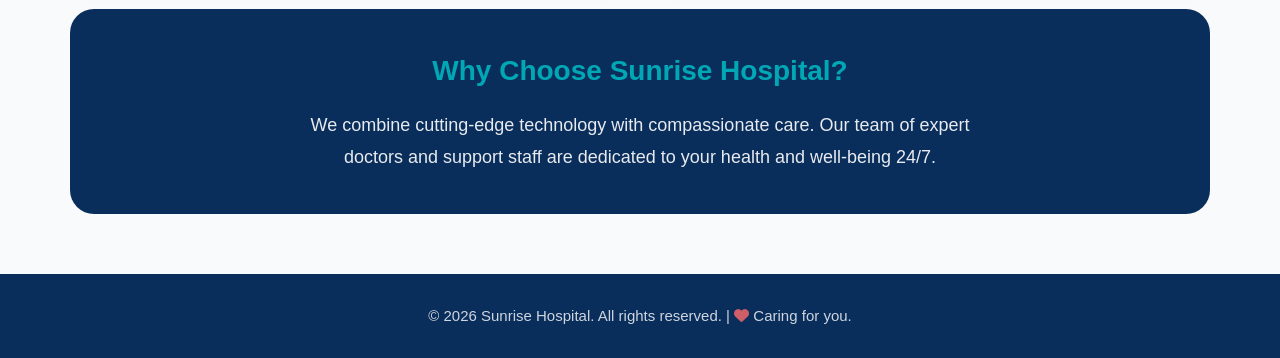
<file: services.html>
<!DOCTYPE html>
<html lang="en">
<head>
    <meta charset="UTF-8">
    <meta name="viewport" content="width=device-width, initial-scale=1.0">
    <title>Sunrise Hospital - Services</title>
    <link rel="stylesheet" href="style.css">
    <link rel="stylesheet" href="https://cdnjs.cloudflare.com/ajax/libs/font-awesome/6.5.0/css/all.min.css">
</head>

<body>

    <!-- ===== NAVIGATION ===== -->
    <nav class="navbar">

        <div class="logo">
            <img src="image/hospital-logo.png" alt="Sunrise Hospital Logo">
            Sunrise <span>Hospital</span>
        </div>

        <ul class="nav-links">
            <li><a href="index.html">Home</a></li>
            <li><a href="about.html">About</a></li>
            <li><a href="services.html" class="active">Services</a></li>
            <li><a href="contact.html">Contact</a></li>
            <li><a href="book_appointment.html">Appointment</a></li>
        </ul>

    </nav>


    <!-- ===== PAGE BANNER ===== -->
    <section class="page-banner">

        <h1>Our <span style="color:#00a8b5;">Services</span></h1>

        <p>
            We offer world-class healthcare services with cutting-edge
            technology and compassionate care.
        </p>

    </section>


    <!-- ===== SERVICES GRID ===== -->
    <section class="care-features" style="margin-top: 40px;">

        <h2>What We <span style="color:#00a8b5;">Offer</span></h2>

        <p>
            Comprehensive medical care tailored to meet your needs.
        </p>

        <div class="care-grid">

            <!-- Service 1 -->
            <div class="service-card">
                <span class="icon"><i class="fas fa-ambulance"></i></span>
                <h4>24/7 Emergency</h4>
                <p>
                    Round-the-clock emergency care with rapid response teams
                    ready to save lives.
                </p>
            </div>

            <!-- Service 2 -->
            <div class="service-card">
                <span class="icon"><i class="fas fa-heartbeat"></i></span>
                <h4>Cardiology</h4>
                <p>
                    Advanced heart care including diagnostics, surgery,
                    and rehabilitation.
                </p>
            </div>

            <!-- Service 3 -->
            <div class="service-card">
                <span class="icon"><i class="fas fa-baby"></i></span>
                <h4>Maternity & Childcare</h4>
                <p>
                    Safe delivery, antenatal care, and pediatric services
                    for your little ones.
                </p>
            </div>

            <!-- Service 4 -->
            <div class="service-card">
                <span class="icon"><i class="fas fa-bone"></i></span>
                <h4>Orthopedics</h4>
                <p>
                    Bone, joint, and muscle treatments including physiotherapy
                    and surgery.
                </p>
            </div>

            <!-- Service 5 -->
            <div class="service-card">
                <span class="icon"><i class="fas fa-brain"></i></span>
                <h4>Neurology</h4>
                <p>
                    Specialized care for brain, spine, and nervous system
                    disorders.
                </p>
            </div>

            <!-- Service 6 -->
            <div class="service-card">
                <span class="icon"><i class="fas fa-tooth"></i></span>
                <h4>Dental Care</h4>
                <p>
                    Full dental services including cleaning, fillings,
                    and oral surgery.
                </p>
            </div>

            <!-- Service 7 -->
            <div class="service-card">
                <span class="icon"><i class="fas fa-laptop-medical"></i></span>
                <h4>Digital Health</h4>
                <p>
                    Fully digital records, telemedicine, and online
                    consultations.
                </p>
            </div>

            <!-- Service 8 -->
            <div class="service-card">
                <span class="icon"><i class="fas fa-flask"></i></span>
                <h4>Laboratory & Imaging</h4>
                <p>
                    Advanced diagnostic labs, X-ray, MRI, and CT scan services.
                </p>
            </div>

        </div>

    </section>


    <!-- ===== TWO IMAGES ===== -->
    <section class="service-image-banner">

        <div class="service-image">

            <img src="image/image.png" alt="Sunrise Hospital Facility">

            <div class="service-image-text">

                <h3>Modern Healthcare Facilities</h3>

                <p>
                    Sunrise Hospital provides a comfortable and modern
                    environment equipped with facilities designed to support
                    quality patient care.
                </p>

            </div>

        </div>


        <div class="service-image">

            <img src="image/doctor-unsplash.jpg" alt="Doctor at Work">

            <div class="service-image-text">

                <h3>Expert Medical Care</h3>

                <p>
                    Our qualified medical professionals provide personalized
                    treatment and compassionate care using modern medical
                    practices.
                </p>

            </div>

        </div>

    </section>


    <!-- ===== EXTRA INFO / WHY US ===== -->
    <section class="care-features" style="margin-top: 10px;">

        <div style="background: #0a2e5c; color: white; padding: 40px; border-radius: 24px; text-align: center;">

            <h3 style="color: #00a8b5; font-size: 28px; margin-bottom: 15px;">
                Why Choose Sunrise Hospital?
            </h3>

            <p style="font-size: 18px; opacity: 0.9; max-width: 700px; margin: 0 auto; line-height: 1.8;">
                We combine cutting-edge technology with compassionate care.
                Our team of expert doctors and support staff are dedicated
                to your health and well-being 24/7.
            </p>

        </div>

    </section>


    <!-- ===== FOOTER ===== -->
    <footer class="footer">

        <p>
            &copy; 2026 Sunrise Hospital. All rights reserved. |
            <i class="fas fa-heart" style="color:#ff6b6b;"></i>
            Caring for you.
        </p>

    </footer>

</body>
</html>
</file>
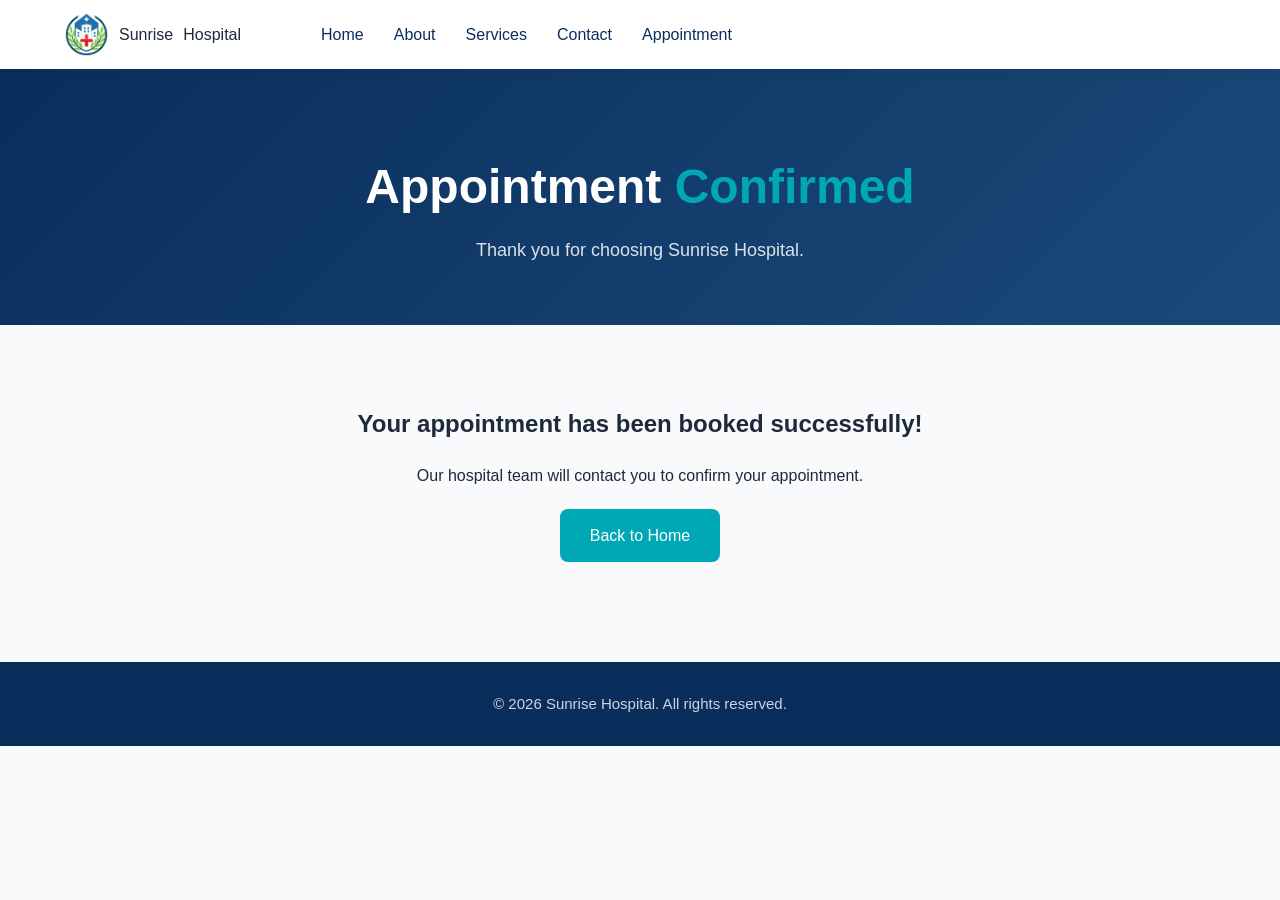
<file: thankyou.html>
<!DOCTYPE html>
<html lang="en">
<head>
    <meta charset="UTF-8">
    <meta name="viewport" content="width=device-width, initial-scale=1.0">
    <title>Appointment Confirmed - Sunrise Hospital</title>
    <link rel="stylesheet" href="style.css">
</head>
<body>

    <nav class="navbar">
        <div class="logo"><img src="image/hospital-logo.png" alt="Sunrise Hospital Logo">Sunrise <span>Hospital</span></div>

        <ul class="nav-links">
            <li><a href="index.html">Home</a></li>
            <li><a href="about.html">About</a></li>
            <li><a href="services.html">Services</a></li>
            <li><a href="contact.html">Contact</a></li>
            <li><a href="book_appointment.html">Appointment</a></li>
        </ul>
    </nav>

    <section class="page-banner">
        <h1>Appointment <span style="color:#00a8b5;">Confirmed</span></h1>
        <p>Thank you for choosing Sunrise Hospital.</p>
    </section>

    <section style="text-align:center; padding:80px 20px;">

        <h2>Your appointment has been booked successfully!</h2>

        <p style="margin:20px 0;">
            Our hospital team will contact you to confirm your appointment.
        </p>

        <a href="index.html"
           style="display:inline-block;
                  padding:14px 30px;
                  background:#00a8b5;
                  color:white;
                  text-decoration:none;
                  border-radius:8px;">
            Back to Home
        </a>

    </section>

    <footer class="footer">
        <p>&copy; 2026 Sunrise Hospital. All rights reserved.</p>
    </footer>

</body>
</html>
</file>
<file: style.css>
* {
    margin: 0;
    padding: 0;
    box-sizing: border-box;
}

body {
    font-family: 'Inter', sans-serif;
    color: #1e293b;
    background: #f8fafc;
    line-height: 1.6;
}

a {
    text-decoration: none;
    color: inherit;
}

ul {
    list-style: none;
}

img {
    max-width: 100%;
    display: block;
}

.container {
    max-width: 1200px;
    margin: 0 auto;
    padding: 0 1.5rem;
}

/* ===== BUTTONS ===== */
.btn {
    display: inline-block;
    padding: 0.8rem 2rem;
    border-radius: 50px;
    font-weight: 600;
    border: none;
    cursor: pointer;
    transition: 0.3s;
    font-size: 1rem;
}

.btn-primary {
    background: #0d6efd;
    color: #fff;
}
.btn-primary:hover {
    background: #0b5ed7;
    transform: translateY(-2px);
    box-shadow: 0 8px 25px rgba(13,110,253,0.3);
}

.btn-outline {
    background: transparent;
    color: #fff;
    border: 2px solid #fff;
}
.btn-outline:hover {
    background: #fff;
    color: #0d6efd;
    transform: translateY(-2px);
}

.btn-outline-light {
    background: transparent;
    color: #fff;
    border: 2px solid #fff;
}
.btn-outline-light:hover {
    background: #fff;
    color: #0d6efd;
}

.section-tag {
    display: inline-block;
    background: #e9f0ff;
    color: #0d6efd;
    font-weight: 600;
    font-size: 0.8rem;
    padding: 0.3rem 1rem;
    border-radius: 50px;
    margin-bottom: 0.75rem;
    text-transform: uppercase;
    letter-spacing: 1px;
}

/* ===== HEADER / NAVBAR ===== */
header {
    background: #fff;
    box-shadow: 0 2px 15px rgba(0,0,0,0.08);
    padding: 0.8rem 0;
    position: sticky;
    top: 0;
    z-index: 1000;
}

header .container {
    display: flex;
    justify-content: space-between;
    align-items: center;
}
.logo {
    display: flex;
    align-items: center;
    gap: 10px;
}

.logo img {
    width: 45px;
    height: 45px;
    object-fit: contain;
}

.logo h1 {
    font-size: 1.5rem;
    font-weight: 700;
}
.logo i {
    color: #0d6efd;
}

nav ul {
    display: flex;
    align-items: center;
    gap: 2rem;
}

nav a {
    font-weight: 500;
    transition: 0.3s;
    position: relative;
}

nav a::after {
    content: '';
    position: absolute;
    bottom: -4px;
    left: 0;
    width: 0;
    height: 2px;
    background: #0d6efd;
    transition: 0.3s;
}

nav a:hover::after,
nav a.active::after {
    width: 100%;
}

nav a:hover,
nav a.active {
    color: #0d6efd;
}

.nav-btn {
    background: #0d6efd;
    color: #fff !important;
    padding: 0.5rem 1.5rem;
    border-radius: 50px;
}
.nav-btn:hover {
    background: #0b5ed7 !important;
}
.nav-btn::after {
    display: none !important;
}

.menu-toggle {
    display: none;
    font-size: 1.8rem;
    cursor: pointer;
    color: #1e293b;
}
/* ===== OTHER PAGES NAVBAR ===== */

.navbar {
    background: #ffffff;
    padding: 12px 5%;
    display: flex;
    align-items: center;
    justify-content: flex-start;
    box-shadow: 0 2px 15px rgba(0,0,0,0.08);
    position: sticky;
    top: 0;
    z-index: 1000;
}

.navbar .logo {
    display: flex;
    align-items: center;
    gap: 10px;
}

.navbar .logo img {
    width: 45px;
    height: 45px;
    object-fit: contain;
}

.nav-links {
    display: flex;
    align-items: center;
    gap: 30px;
    margin-left: 80px;
}
.nav-links li {
    list-style: none;
}

.nav-links a {
    text-decoration: none;
    color: #0a2e5c;
    font-weight: 500;
}

.nav-links a:hover,
.nav-links a.active {
    color: #00a8b5;
}
/* ===== HERO ===== */

.hero {
    background:
        linear-gradient(
            rgba(13, 110, 253, 0.35),
            rgba(11, 94, 215, 0.35)
        ),
        url("image/hero photo .jpeg");

    background-size: cover;
    background-position: center;
    background-repeat: no-repeat;

    color: #fff;
    padding: 5rem 0;
    min-height: 600px;

    display: flex;
    align-items: center;
}

.hero-overlay {
    width: 100%;
}

.hero-badge {
    display: inline-block;
    background: rgba(255,255,255,0.2);
    color: #fff;
    font-weight: 600;
    font-size: 0.8rem;
    padding: 0.3rem 1rem;
    border-radius: 50px;
    margin-bottom: 1rem;
}

.hero-content h1 {
    font-size: 3.5rem;
    font-weight: 700;
    line-height: 1.2;
    margin-bottom: 1rem;
}

.hero-content p {
    font-size: 1.1rem;
    opacity: 0.9;
    margin-bottom: 2rem;
}

.hero-buttons {
    display: flex;
    gap: 1rem;
    flex-wrap: wrap;
}

/* ================================ STATS ================================ */
.stats {
    background: #fff;
    padding: 3rem 0;
    border-bottom: 1px solid #e9f0ff;
}

.stats .container {
    display: grid;
    grid-template-columns: repeat(4, 1fr);
    gap: 2rem;
}

.stat-item {
    text-align: center;
}

.stat-item i {
    font-size: 2.5rem;
    color: #0d6efd;
    margin-bottom: 0.5rem;
}

.stat-number {
    font-size: 2.5rem;
    font-weight: 700;
    color: #0d6efd;
    display: block;
}

.stat-item p {
    font-size: 1rem;
    color: #475569;
}

/* ===================== ABOUT PREVIEW ========================= */
.about-preview {
    padding: 4rem 0;
    background: #fff;
}

.about-grid {
    display: grid;
    grid-template-columns: 1fr 1fr;
    gap: 3rem;
    align-items: center;
}

.about-image img {
    background-image: url('image/image.png');
    border-radius: 20px;
    box-shadow: 0 20px 60px rgba(0,0,0,0.10);
}

.about-text h2 {
    font-size: 2.2rem;
    font-weight: 700;
    margin-bottom: 1rem;
}

.about-text p {
    color: #475569;
    margin-bottom: 1.5rem;
}

.about-features {
    display: grid;
    grid-template-columns: 1fr 1fr;
    gap: 0.8rem;
    margin-bottom: 1.5rem;
}

.about-features div {
    display: flex;
    align-items: center;
    gap: 0.5rem;
    color: #475569;
}

.about-features i {
    color: #0d6efd;
}

/* ========================= SERVICES ======================================= */
.services {
    padding: 4rem 0;
    background: #f8fafc;
}

.section-header {
    text-align: center;
    margin-bottom: 3rem;
}

.section-header h2 {
    font-size: 2.2rem;
    font-weight: 700;
}

.section-header p {
    color: #475569;
    max-width: 600px;
    margin: 0 auto;
}

.services-grid {
    display: grid;
    grid-template-columns: repeat(3, 1fr);
    gap: 2rem;
}

.service-card {
    background: #fff;
    padding: 2rem 1.5rem;
    border-radius: 20px;
    text-align: center;
    box-shadow: 0 4px 15px rgba(0,0,0,0.05);
    transition: 0.3s;
}

.service-card:hover {
    transform: translateY(-8px);
    box-shadow: 0 15px 40px rgba(0,0,0,0.08);
}

.service-card i {
    font-size: 3rem;
    color: #0d6efd;
    margin-bottom: 1rem;
}

.service-card h3 {
    margin-bottom: 0.5rem;
}

.service-card p {
    color: #475569;
    font-size: 0.95rem;
}
/* ===== SERVICES PAGE IMAGE INFORMATION ===== */

.service-image-banner {
    width: 100%;
    max-width: 1200px;
    margin: 40px auto;
    padding: 0 30px;
    display: flex;
    gap: 30px;
}

.service-image-banner .service-image {
    width: 50%;
    background: #ffffff;
    border-radius: 20px;
    overflow: hidden;
    box-shadow: 0 10px 30px rgba(0,0,0,0.08);
}

.service-image-banner .service-image img {
    width: 100%;
    height: 300px;
    display: block;
    object-fit: cover;
}

.service-image-text {
    padding: 20px;
    text-align: center;
}

.service-image-text h3 {
    color: #0a2e5c;
    margin-bottom: 10px;
    font-size: 22px;
}

.service-image-text p {
    color: #4a5a7a;
    font-size: 15px;
    line-height: 1.6;
}

/* Mobile */
@media (max-width: 768px) {

    .service-image-banner {
        flex-direction: column;
    }

    .service-image-banner .service-image {
        width: 100%;
    }

}
/* ===== WHY CHOOSE ===== */
.why-choose {
    padding: 4rem 0;
    background: #fff;
}

.why-grid {
    display: grid;
    grid-template-columns: repeat(4, 1fr);
    gap: 2rem;
}

.why-item {
    text-align: center;
    padding: 1.5rem;
    border-radius: 16px;
    transition: 0.3s;
}

.why-item:hover {
    background: #f8fafc;
}

.why-item i {
    font-size: 2.5rem;
    color: #0d6efd;
    margin-bottom: 0.75rem;
}

.why-item h4 {
    margin-bottom: 0.5rem;
}

.why-item p {
    color: #475569;
    font-size: 0.95rem;
}

/* ===== TESTIMONIALS ===== */
.testimonials {
    padding: 4rem 0;
    background: #f8fafc;
}

.testimonial-grid {
    display: grid;
    grid-template-columns: repeat(3, 1fr);
    gap: 2rem;
}

.testimonial-card {
    background: #fff;
    padding: 2rem;
    border-radius: 20px;
    box-shadow: 0 4px 15px rgba(0,0,0,0.05);
    transition: 0.3s;
}

.testimonial-card:hover {
    transform: translateY(-4px);
    box-shadow: 0 10px 30px rgba(0,0,0,0.08);
}

.testimonial-card i {
    font-size: 2rem;
    color: #0d6efd;
    opacity: 0.3;
    margin-bottom: 1rem;
}

.testimonial-card p {
    font-style: italic;
    margin-bottom: 1rem;
}

.testimonial-card h4 {
    font-weight: 700;
}

.testimonial-card span {
    font-size: 0.9rem;
    color: #64748b;
}

/* ===== BLOG ===== */
.blog {
    padding: 4rem 0;
    background: #fff;
}

.blog-grid {
    display: grid;
    grid-template-columns: repeat(3, 1fr);
    gap: 2rem;
}

.blog-card {
    background: #fff;
    border-radius: 20px;
    overflow: hidden;
    box-shadow: 0 4px 15px rgba(0,0,0,0.05);
    transition: 0.3s;
}

.blog-card:hover {
    transform: translateY(-4px);
    box-shadow: 0 10px 30px rgba(0,0,0,0.08);
}

.blog-card img {
    width: 100%;
    height: 200px;
    object-fit: cover;
}

.blog-content {
    padding: 1.5rem;
}

.blog-content span {
    font-size: 0.85rem;
    color: #64748b;
}

.blog-content h4 {
    margin: 0.5rem 0;
    font-size: 1.1rem;
}

.blog-content p {
    color: #475569;
    font-size: 0.95rem;
    margin-bottom: 0.8rem;
}

.blog-content a {
    color: #0d6efd;
    font-weight: 600;
}
.blog-content a:hover {
    color: #0b5ed7;
}

/* ===== FAQ ===== */
.faq {
    padding: 4rem 0;
    background: #f8fafc;
}

.faq-grid {
    max-width: 800px;
    margin: 0 auto;
}

.faq-item {
    background: #fff;
    padding: 1.5rem;
    border-radius: 12px;
    margin-bottom: 1rem;
    box-shadow: 0 2px 10px rgba(0,0,0,0.04);
}

.faq-item h4 {
    display: flex;
    justify-content: space-between;
    align-items: center;
    cursor: pointer;
}

.faq-item p {
    color: #475569;
    margin-top: 0.5rem;
}

/* ===== CTA SECTION ===== */
.cta-section {
    padding: 4rem 0;
    background: linear-gradient(135deg, #0d6efd 0%, #0b5ed7 100%);
    color: #fff;
    text-align: center;
}

.cta-content h2 {
    font-size: 2.2rem;
    margin-bottom: 1rem;
}

.cta-content p {
    font-size: 1.1rem;
    opacity: 0.9;
    margin-bottom: 2rem;
}

.cta-buttons {
    display: flex;
    gap: 1rem;
    justify-content: center;
    flex-wrap: wrap;
}

/* ===== FOOTER ===== */
footer {
    background: #0f172a;
    color: #cbd5e1;
    padding-top: 3rem;
}

.footer-grid {
    display: grid;
    grid-template-columns: 2fr 1fr 1fr 1.5fr;
    gap: 2.5rem;
    padding-bottom: 2rem;
    border-bottom: 1px solid #1e293b;
}

.footer-about h3,
.footer-links h4,
.footer-services h4,
.footer-contact h4 {
    color: #fff;
    margin-bottom: 1rem;
}

.footer-about p {
    font-size: 0.95rem;
}

.social-icons {
    display: flex;
    gap: 1rem;
    margin-top: 1rem;
}

.social-icons a {
    background: #1e293b;
    width: 36px;
    height: 36px;
    border-radius: 50%;
    display: inline-flex;
    align-items: center;
    justify-content: center;
    transition: 0.3s;
}

.social-icons a:hover {
    background: #0d6efd;
}

.footer-links ul li,
.footer-services ul li {
    margin-bottom: 0.5rem;
}

.footer-links ul li a:hover,
.footer-services ul li a:hover {
    color: #0d6efd;
}

.footer-contact p {
    margin-bottom: 0.5rem;
    display: flex;
    align-items: center;
    gap: 0.8rem;
}

.footer-contact i {
    width: 20px;
    color: #0d6efd;
}

.footer-bottom {
    padding: 1.5rem 0;
    text-align: center;
    font-size: 0.9rem;
    color: #94a3b8;
}

/* ===== RESPONSIVE ===== */
@media (max-width: 992px) {
    .about-grid {
        grid-template-columns: 1fr;
    }
    .services-grid {
        grid-template-columns: repeat(2, 1fr);
    }
    .why-grid {
        grid-template-columns: repeat(2, 1fr);
    }
    .testimonial-grid {
        grid-template-columns: repeat(2, 1fr);
    }
    .blog-grid {
        grid-template-columns: repeat(2, 1fr);
    }
    .footer-grid {
        grid-template-columns: 1fr 1fr;
    }
    .stats .container {
        grid-template-columns: repeat(2, 1fr);
    }
}

@media (max-width: 768px) {
    .menu-toggle {
        display: block;
    }
    nav ul {
        display: none;
        flex-direction: column;
        background: #fff;
        padding: 1rem 0;
        position: absolute;
        top: 100%;
        left: 0;
        width: 100%;
        border-top: 1px solid #e2e8f0;
    }
    nav ul.open {
        display: flex;
    }
    .hero-content h1 {
        font-size: 2.5rem;
    }
    .services-grid {
        grid-template-columns: 1fr;
    }
    .why-grid {
        grid-template-columns: 1fr;
    }
    .testimonial-grid {
        grid-template-columns: 1fr;
    }
    .blog-grid {
        grid-template-columns: 1fr;
    }
    .footer-grid {
        grid-template-columns: 1fr;
    }
    .about-features {
        grid-template-columns: 1fr;
    }
    .stats .container {
        grid-template-columns: 1fr 1fr;
    }
    .cta-content h2 {
        font-size: 1.8rem;
    }
}

@media (max-width: 480px) {
    .hero-content h1 {
        font-size: 2rem;
    }
    .hero-buttons {
        flex-direction: column;
    }
    .stats .container {
        grid-template-columns: 1fr;
    }
}
/*---------------about.html----------------------------------------*/
/* ===== ABOUT PAGE STYLES ===== */

/* Page Banner */
.page-banner {
    background: linear-gradient(135deg, #0a2e5c 0%, #1a4a7a 100%);
    color: white;
    text-align: center;
    padding: 80px 20px 60px;
    margin-top: 0;
}
.page-banner h1 {
    font-size: 48px;
    font-weight: 700;
    margin-bottom: 10px;
}
.page-banner p {
    font-size: 18px;
    opacity: 0.85;
    max-width: 600px;
    margin: 0 auto;
}

/* About Content */
.about-content {
    max-width: 1200px;
    margin: 60px auto;
    padding: 0 30px;
    display: flex;
    align-items: center;
    gap: 50px;
    flex-wrap: wrap;
}
.about-text {
    flex: 1 1 50%;
}
.about-text h2 {
    color: #0a2e5c;
    font-size: 36px;
    margin-bottom: 15px;
}
.about-text h2 span {
    color: #00a8b5;
}
.about-text p {
    color: #4a5a7a;
    line-height: 1.8;
    font-size: 17px;
    margin-bottom: 15px;
}
.about-image {
    flex: 1 1 40%;
}
.about-image img {
    width: 100%;
    border-radius: 20px;
    box-shadow: 0 15px 40px rgba(0,0,0,0.1);
}

/* Mission & Vision */
.mission-vision {
    display: flex;
    gap: 30px;
    max-width: 1200px;
    margin: 40px auto 60px;
    padding: 0 30px;
    flex-wrap: wrap;
}
.mv-card {
    flex: 1 1 45%;
    background: #f8fbff;
    padding: 35px 30px;
    border-radius: 20px;
    border-top: 5px solid #00a8b5;
}
.mv-card h3 {
    color: #0a2e5c;
    font-size: 24px;
    margin-bottom: 12px;
}
.mv-card h3 i {
    color: #00a8b5;
    margin-right: 10px;
}
.mv-card p {
    color: #4a5a7a;
    line-height: 1.7;
    font-size: 16px;
}

/* Stats on About */
.about-stats {
    display: flex;
    justify-content: space-around;
    background: #0a2e5c;
    color: white;
    padding: 50px 30px;
    max-width: 1200px;
    margin: 0 auto 60px;
    border-radius: 20px;
    flex-wrap: wrap;
    gap: 30px;
}
.about-stats .stat-item {
    text-align: center;
}
.about-stats .stat-item .number {
    font-size: 42px;
    font-weight: 800;
    color: #00a8b5;
}
.about-stats .stat-item .label {
    font-size: 16px;
    opacity: 0.8;
    margin-top: 5px;
}

/* Patient Care Cards */
.care-features {
    max-width: 1200px;
    margin: 0 auto 60px;
    padding: 0 30px;
}
.care-features h2 {
    text-align: center;
    color: #0a2e5c;
    font-size: 32px;
    margin-bottom: 10px;
}
.care-features > p {
    text-align: center;
    color: #4a5a7a;
    margin-bottom: 35px;
}
.care-grid {
    display: grid;
    grid-template-columns: repeat(auto-fit, minmax(250px, 1fr));
    gap: 25px;
}
.care-card {
    background: white;
    padding: 30px 25px;
    border-radius: 16px;
    box-shadow: 0 5px 20px rgba(0,0,0,0.05);
    text-align: center;
    border: 1px solid #eaf0f6;
    transition: 0.3s;
}
.care-card:hover {
    transform: translateY(-8px);
    box-shadow: 0 15px 35px rgba(10,46,92,0.1);
}
.care-card .icon {
    font-size: 40px;
    color: #00a8b5;
    margin-bottom: 15px;
}
.care-card h4 {
    color: #0a2e5c;
    font-size: 20px;
    margin-bottom: 8px;
}
.care-card p {
    color: #4a5a7a;
    font-size: 15px;
    line-height: 1.6;
}

/* Footer */
.footer {
    background: #0a2e5c;
    color: white;
    text-align: center;
    padding: 30px 20px;
    margin-top: 20px;
}
.footer p {
    opacity: 0.8;
    font-size: 15px;
}

/* ===== APPOINTMENT / BOOKING PAGE ===== */

.booking-section {
    max-width: 1200px;
    margin: 60px auto;
    padding: 0 30px;
    display: flex;
    gap: 50px;
    flex-wrap: wrap;
    align-items: flex-start;
}

.booking-info {
    flex: 1 1 40%;
}
.booking-info h2 {
    color: #0a2e5c;
    font-size: 36px;
    margin-bottom: 15px;
}
.booking-info h2 span {
    color: #00a8b5;
}
.booking-info p {
    color: #4a5a7a;
    line-height: 1.8;
    font-size: 17px;
    margin-bottom: 25px;
}
.booking-info .info-item {
    display: flex;
    align-items: center;
    gap: 15px;
    margin-bottom: 18px;
}
.booking-info .info-item.icon-circle{

     width: 50px;
    height: 50px;
    background: #e6f7f9;
    color: #00a8b5;
    border-radius: 50%;
    display: flex;
    align-items: center;
    justify-content: center;
    font-size: 18px;
    font-weight: 900;
}
.booking-info .info-item i {
    width: 45px;
    height: 45px;
    background: #e6f7f9;
    color: #00a8b5;
    border-radius: 50%;
    display: flex;
    align-items: center;
    justify-content: center;
    font-size: 18px;
    font-family: "Font Awesome 6 Free";
    font-weight: 900;
}
.booking-info .info-item .text strong {
    display: block;
    color: #0a2e5c;
    font-size: 16px;
}
.booking-info .info-item .text span {
    color: #4a5a7a;
    font-size: 15px;
}

/* Booking Form */
.booking-form {
    flex: 1 1 50%;
    background: #f8fbff;
    padding: 45px 40px;
    border-radius: 24px;
    box-shadow: 0 5px 25px rgba(0,0,0,0.05);
    border: 1px solid #eaf0f6;
}
.booking-form h3 {
    color: #0a2e5c;
    font-size: 26px;
    margin-bottom: 8px;
}
.booking-form .form-sub {
    color: #4a5a7a;
    margin-bottom: 25px;
    font-size: 15px;
}

.form-group {
    margin-bottom: 20px;
}
.form-group label {
    display: block;
    color: #0a2e5c;
    font-weight: 600;
    font-size: 14px;
    margin-bottom: 6px;
}
.form-group label i {
    color: #00a8b5;
    margin-right: 6px;
}
.form-group input,
.form-group select,
.form-group textarea {
    width: 100%;
    padding: 14px 18px;
    border: 2px solid #e0e8f0;
    border-radius: 12px;
    font-size: 15px;
    transition: 0.3s;
    background: white;
    color: #1a2a4a;
}
.form-group input:focus,
.form-group select:focus,
.form-group textarea:focus {
    border-color: #00a8b5;
    outline: none;
    box-shadow: 0 0 0 4px rgba(0,168,181,0.1);
}
.form-group textarea {
    height: 100px;
    resize: vertical;
}
.form-row {
    display: grid;
    grid-template-columns: 1fr 1fr;
    gap: 20px;
}

.btn-submit {
    width: 100%;
    padding: 16px;
    background: #0a2e5c;
    color: white;
    border: none;
    border-radius: 12px;
    font-size: 18px;
    font-weight: 700;
    cursor: pointer;
    transition: 0.3s;
    margin-top: 5px;
}
.btn-submit i {
    margin-right: 10px;
}
.btn-submit:hover {
    background: #00a8b5;
    transform: translateY(-2px);
    box-shadow: 0 10px 25px rgba(0,168,181,0.3);
}

/* Responsive */
@media (max-width: 768px) {
    .booking-section {
        flex-direction: column;
        padding: 0 20px;
    }
    .booking-form {
        padding: 30px 20px;
    }
    .form-row {
        grid-template-columns: 1fr;
        gap: 0;
    }
    .booking-info h2 {
        font-size: 28px;
    }
}
/* ===== SERVICES PAGE EXTRA ===== */
.service-card {
    background: white;
    padding: 30px 25px;
    border-radius: 16px;
    box-shadow: 0 5px 20px rgba(0,0,0,0.05);
    text-align: center;
    border: 1px solid #eaf0f6;
    transition: 0.3s;
    position: relative;
    overflow: hidden;
}
.service-card:hover {
    transform: translateY(-8px);
    box-shadow: 0 15px 35px rgba(10,46,92,0.1);
}
.service-card .icon {
    font-size: 48px;
    color: #00a8b5;
    margin-bottom: 15px;
    display: block;
}
.service-card h4 {
    color: #0a2e5c;
    font-size: 20px;
    margin-bottom: 10px;
}
.service-card p {
    color: #4a5a7a;
    font-size: 15px;
    line-height: 1.6;
}

/* ====================== CONTACT PAGE ======================================== */

.contact-section {
    max-width: 1200px;
    margin: 60px auto;
    padding: 0 30px;
    display: flex;
    gap: 50px;
    flex-wrap: wrap;
}
.contact-info {
    flex: 1 1 40%;
}
.contact-info h2 {
    color: #0a2e5c;
    font-size: 36px;
    margin-bottom: 15px;
}
.contact-info h2 span {
    color: #00a8b5;
}
.contact-info p {
    color: #4a5a7a;
    line-height: 1.8;
    font-size: 17px;
    margin-bottom: 25px;
}
.contact-info .info-item {
    display: flex;
    align-items: center;
    gap: 15px;
    margin-bottom: 20px;
}
.contact-info .info-item .icon-circle {
    width: 50px;
    height: 50px;
    background: #e6f7f9;
    border-radius: 50%;
    display: flex;
    align-items: center;
    justify-content: center;
    font-size: 22px;
    color: #00a8b5;
    flex-shrink: 0;
}
.contact-info .info-item .text strong {
    display: block;
    color: #0a2e5c;
    font-size: 16px;
}
.contact-info .info-item .text span {
    color: #4a5a7a;
    font-size: 15px;
}

.contact-form {
    flex: 1 1 50%;
    background: #f8fbff;
    padding: 45px 40px;
    border-radius: 24px;
    box-shadow: 0 5px 25px rgba(0,0,0,0.05);
    border: 1px solid #eaf0f6;
}
.contact-form h3 {
    color: #0a2e5c;
    font-size: 26px;
    margin-bottom: 8px;
}
.contact-form .form-sub {
    color: #4a5a7a;
    margin-bottom: 25px;
    font-size: 15px;
}

.map-section {
    max-width: 1200px;
    margin: 0 auto 60px;
    padding: 0 30px;
}
.map-section iframe {
    width: 100%;
    height: 400px;
    border: none;
    border-radius: 20px;
    box-shadow: 0 10px 30px rgba(0,0,0,0.08);
}

@media (max-width: 768px) {
    .contact-section {
        flex-direction: column;
        padding: 0 20px;
    }
    .contact-form {
        padding: 30px 20px;
    }
    .contact-info h2 {
        font-size: 28px;
    }
}
</file>
